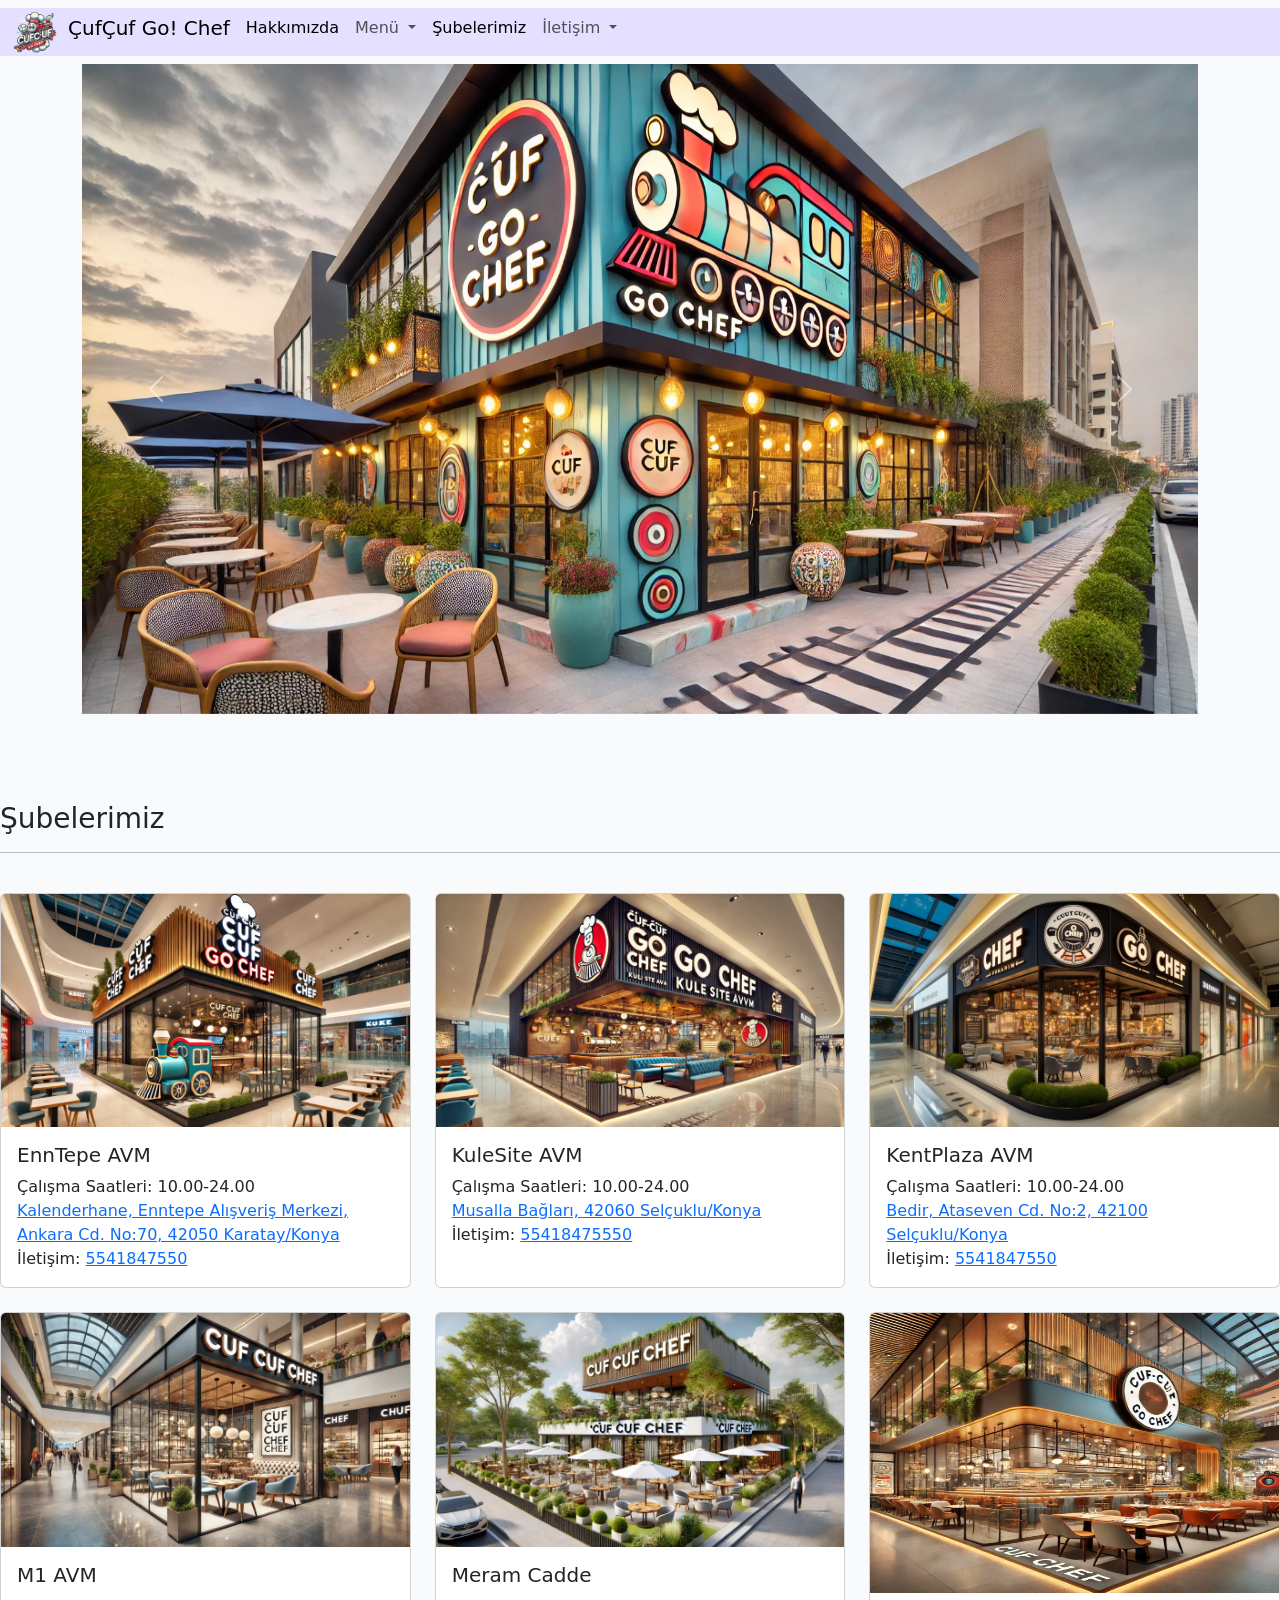
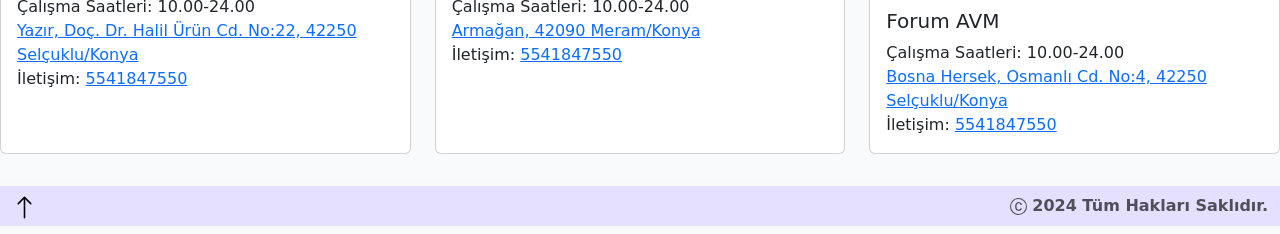
<file: index.html>
<!DOCTYPE html>
<html lang="en">
<head>
    <meta charset="UTF-8">
    <meta name="viewport" content="width=device-width, initial-scale=1.0">
    <title>Çuf Çuf Go! Chef</title>
    <link href="https://cdn.jsdelivr.net/npm/bootstrap@5.3.3/dist/css/bootstrap.min.css" rel="stylesheet" integrity="sha384-QWTKZyjpPEjISv5WaRU9OFeRpok6YctnYmDr5pNlyT2bRjXh0JMhjY6hW+ALEwIH" crossorigin="anonymous">
    <link rel="stylesheet" href="./style.css"/>

</head>
<body>




    <!-- components/navbar(yukardaki şeyler)  -->
      <nav class="navbar navbar-expand-lg bg-body-tertiary">
        <div class="container-fluid">         
          <button class="navbar-toggler" type="button" data-bs-toggle="collapse" data-bs-target="#navbarNavDropdown" aria-controls="navbarNavDropdown" aria-expanded="false" aria-label="Toggle navigation">
            <span class="navbar-toggler-icon"></span>
          </button>
          <div class="collapse navbar-collapse" id="navbarNavDropdown">
            <ul class="navbar-nav">
             
              <img src="./resimler/logo.png" weight="38" width="48">

              <li class="nav-item">
                <a class="nav-link active" aria-current="page" href="./index.html"><h5>ÇufÇuf Go! Chef</h5></a>
              </li>

              <li class="nav-item">
                <a class="nav-link active" aria-current="page" href="./1-hakkımızda.html">Hakkımızda</a>
              </li>

              <li class="nav-item dropdown">
                <a class="nav-link dropdown-toggle" href="#" role="button" data-bs-toggle="dropdown" aria-expanded="false">
             Menü 
                </a>
                <ul class="dropdown-menu">
                  <li><a class="dropdown-item" href="./2-menü-tümü.html">Tümü</a> </li>
                  <li><a class="dropdown-item" href="./3-çorba.html">Çorba</a></li>
                  <li><a class="dropdown-item" href="./4-ana yemek ve fast food.html">Ana yemek ve fast food</a></li>
                  <li><a class="dropdown-item" href="./5-salata ve meze.html">Salata ve Meze</a></li>
                  <li><a class="dropdown-item" href="./6-tatlı.html">Tatlı</a></li>
                  <li><a class="dropdown-item" href="./7-içecek.html">İçecek</a></li>
                </ul>
              </li>
              
              <li class="nav-item">
                <a class="nav-link active" aria-current="page" href="./8-şubelerimiz.html">Şubelerimiz</a>
              </li>

              <li class="nav-item dropdown">
                <a class="nav-link dropdown-toggle" href="#" role="button" data-bs-toggle="dropdown" aria-expanded="false">
                  İletişim
                </a>
                <ul class="dropdown-menu">
                  <li><a class="dropdown-item" href="tel:5541847550">Ara</a></li>
                  <li><a class="dropdown-item" href="https://wa.me/5541847550">Wp</a></li>
                  <li><a class="dropdown-item" href="https://www.instagram.com/">Instagram</a></li>  
                </ul>
              </li>
              
            </ul>
          </div>
        </div>
      </nav>




      
      <!-- components/carousel(resimler)  -->
      <div class="container" >
        <div class="row row-cols-12 row-cols-md-12 g-12">
      <div id="carouselExample" class="carousel slide">
        <div class="carousel-inner">
          <div class="carousel-item active">
            <img src="./resimler/ana sayfa 1.webp" class="d-block w-100" alt="restorant" height="650px" >
          </div>
          <div class="carousel-item">
            <img src="./resimler/ana sayfa 2.webp" class="d-block w-100" alt="restorant" height="650px">
          </div>
          <div class="carousel-item">
            <img src="./resimler/ana sayfa 3.webp" class="d-block w-100" alt="spesial burger" height="670px">
          </div>
        </div>
        <button class="carousel-control-prev" type="button" data-bs-target="#carouselExample" data-bs-slide="prev">
          <span class="carousel-control-prev-icon" aria-hidden="true"></span>
          <span class="visually-hidden">Previous</span>
        </button>
        <button class="carousel-control-next" type="button" data-bs-target="#carouselExample" data-bs-slide="next">
          <span class="carousel-control-next-icon" aria-hidden="true"></span>
          <span class="visually-hidden">Next</span>
        </button>
      </div>
    </div></div>



<br><br><br>
<p><h3>  Şubelerimiz</h3></p>
<hr  style="color: black;"> <br>


      <!-- components/card (şube bilgileri fln)-->
<div class="şubeler">
      <!--TODO  components/card -->
      <div class="row row-cols-1 row-cols-md-3 g-4">
       
        <div class="col">
          <div class="card h-100">
            <img src="./resimler/entepe mall office.webp" class="card-img-top" alt="enntepe">
            <div class="card-body">
              <h5 class="card-title">EnnTepe AVM</h5>
              <p class="card-text">
              Çalışma Saatleri: 10.00-24.00 <br><a href= https://www.google.com/maps/place//data=!4m2!3m1!1s0x14d0856a7b500b6d:0xb19f1f4bc78d166d?sa=X&ved=1t:8290&ictx=111>
                Kalenderhane, Enntepe Alışveriş Merkezi, Ankara Cd. No:70, 42050 Karatay/Konya</a> 
               <br>
                İletişim: <a href="tel:5541847550">5541847550</a>         
          </p>
            </div>
          </div>
        </div>

        <div class="col">
          <div class="card h-100">
            <img src="./resimler/kule site.webp" class="card-img-top" alt="kule">
            <div class="card-body">
              <h5 class="card-title">KuleSite AVM</h5>
              <p class="card-text">
              Çalışma Saatleri: 10.00-24.00<br><a href=https://www.google.com/maps/place//data=!4m2!3m1!1s0x14d085763e7fc745:0xa8cc75059757c591?sa=X&ved=1t:8290&ictx=111 >
                Musalla Bağları, 42060 Selçuklu/Konya</a> 
                <br>
                İletişim: <a href="tel:5541847550">55418475550</a>  
             </p>
            </div>
          </div>
        </div>

        <div class="col">
          <div class="card h-100">
            <img src="./resimler/kent plaza.webp" class="card-img-top" alt="kent">
            <div class="card-body">
              <h5 class="card-title">KentPlaza AVM</h5>
              <p class="card-text">
              Çalışma Saatleri: 10.00-24.00<br><a href=https://www.google.com/maps/place//data=!4m2!3m1!1s0x14d08f810abfab47:0xc3aed0bcd635b32c?sa=X&ved=1t:8290&ictx=111 >
                Bedir, Ataseven Cd. No:2, 42100 Selçuklu/Konya</a>
                <br>
                İletişim: <a href="tel:5541847550">5541847550</a>  
            </p>
            </div>
          </div>
        </div>
      </div>

      <br>


      <!--TODO  yukradaki tekrar-->
      <div class="row row-cols-1 row-cols-md-3 g-4">
       
        <div class="col">
          <div class="card h-100">
            <img src="./resimler/M1 avm.webp" class="card-img-top" alt=".m1">
            <div class="card-body">
              <h5 class="card-title">M1 AVM</h5>
              <p class="card-text">
              Çalışma Saatleri: 10.00-24.00<br><a href=https://www.google.com/maps/place//data=!4m2!3m1!1s0x14d08e6776c7a085:0xcb83ebaf04f26c75?sa=X&ved=1t:8290&ictx=111 >
                Yazır, Doç. Dr. Halil Ürün Cd. No:22, 42250 Selçuklu/Konya</a> 
                <br>
                İletişim: <a href="tel:5541847550">5541847550</a>  
            </p>
            </div>
          </div>
        </div>

        <div class="col">
          <div class="card h-100">
            <img src="./resimler/meram cadde avm.webp" class="card-img-top" alt="meram cadde ">
            <div class="card-body">
              <h5 class="card-title">Meram Cadde</h5>
              <p class="card-text">
              Çalışma Saatleri: 10.00-24.00<br><a href=https://www.google.com/maps/place//data=!4m2!3m1!1s0x14d085ca67c6781f:0xc5b4cd582d64bdc8?sa=X&ved=1t:8290&ictx=111&cshid=1734120781867060 >
                Armağan, 42090 Meram/Konya</a> 
                <br>
                İletişim: <a href="tel:5541847550">5541847550</a>  
            </p>
            </div>
          </div>
        </div>

        <div class="col">
          <div class="card h-100">
            <img src="./resimler/forum avm.webp" class="card-img-top" alt="forum avm" height="280px">
            <div class="card-body">
              <h5 class="card-title">Forum AVM</h5>
              <p class="card-text">
              Çalışma Saatleri: 10.00-24.00<br><a href=https://www.google.com/maps/place//data=!4m2!3m1!1s0x14d08dc9f6c176a9:0x2300f55e59e18324?sa=X&ved=1t:8290&ictx=111 >
                Bosna Hersek, Osmanlı Cd. No:4, 42250 Selçuklu/Konya</a> 
                <br>
                İletişim: <a href="tel:5541847550">5541847550</a>  
            </p>
            </div>
          </div>
        </div>

      </div>
</div>


<br>
<!--components/navbar(en aşağı kısım)-->
<nav class="navbar navbar-expand-lg bg-body-tertiary">
  <div class="container-fluid">
    <a class="navbar-brand" href="#"><svg xmlns="http://www.w3.org/2000/svg" width="25" height="25" fill="currentColor" class="bi bi-arrow-up" viewBox="0 0 16 16">
      <path fill-rule="evenodd" d="M8 15a.5.5 0 0 0 .5-.5V2.707l3.146 3.147a.5.5 0 0 0 .708-.708l-4-4a.5.5 0 0 0-.708 0l-4 4a.5.5 0 1 0 .708.708L7.5 2.707V14.5a.5.5 0 0 0 .5.5"/>
    </svg></a>





      <span class="navbar-text">
        <svg xmlns="http://www.w3.org/2000/svg" width="17" height="17" fill="currentColor" class="bi bi-c-circle" viewBox="0 0 16 16">
          <path d="M1 8a7 7 0 1 0 14 0A7 7 0 0 0 1 8m15 0A8 8 0 1 1 0 8a8 8 0 0 1 16 0M8.146 4.992c-1.212 0-1.927.92-1.927 2.502v1.06c0 1.571.703 2.462 1.927 2.462.979 0 1.641-.586 1.729-1.418h1.295v.093c-.1 1.448-1.354 2.467-3.03 2.467-2.091 0-3.269-1.336-3.269-3.603V7.482c0-2.261 1.201-3.638 3.27-3.638 1.681 0 2.935 1.054 3.029 2.572v.088H9.875c-.088-.879-.768-1.512-1.729-1.512"/>
        </svg>
        <strong>2024 Tüm Hakları Saklıdır.</strong> 
      </span>

    </div>
  </div>
</nav>
      
      <script src="https://cdn.jsdelivr.net/npm/bootstrap@5.3.3/dist/js/bootstrap.bundle.min.js" integrity="sha384-YvpcrYf0tY3lHB60NNkmXc5s9fDVZLESaAA55NDzOxhy9GkcIdslK1eN7N6jIeHz" crossorigin="anonymous"></script>
</body>
</html>
</file>
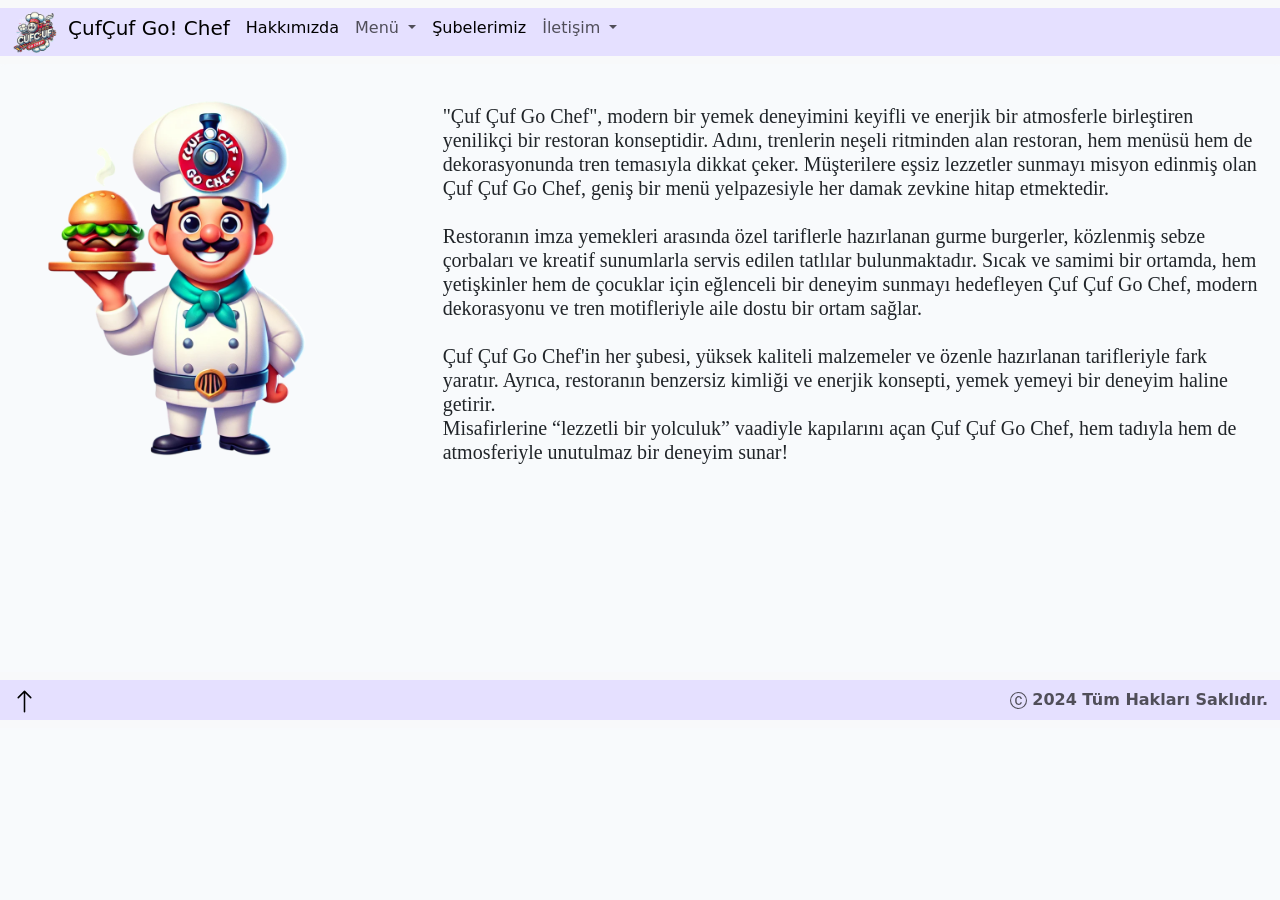
<file: 1-hakkımızda.html>
<!DOCTYPE html>
<html lang="en">
<head>
    <meta charset="UTF-8">
    <meta name="viewport" content="width=device-width, initial-scale=1.0">
    <title>Hakkımızda</title>
    <link href="https://cdn.jsdelivr.net/npm/bootstrap@5.3.3/dist/css/bootstrap.min.css" rel="stylesheet" integrity="sha384-QWTKZyjpPEjISv5WaRU9OFeRpok6YctnYmDr5pNlyT2bRjXh0JMhjY6hW+ALEwIH" crossorigin="anonymous">
    <link rel="stylesheet" href="./style.css"/>
<style>
.col-md-8 {
  font-family: roboto;
}

</style>
</head>
<body>
        <!-- components/navbar(yukardaki şeyler)  -->
        <nav class="navbar navbar-expand-lg bg-body-tertiary">
            <div class="container-fluid">         
              <button class="navbar-toggler" type="button" data-bs-toggle="collapse" data-bs-target="#navbarNavDropdown" aria-controls="navbarNavDropdown" aria-expanded="false" aria-label="Toggle navigation">
                <span class="navbar-toggler-icon"></span>
              </button>
              <div class="collapse navbar-collapse" id="navbarNavDropdown">
                <ul class="navbar-nav">

                  <img src="./resimler/logo.png" weight="38" width="48">

                  <li class="nav-item">
                    <a class="nav-link active" aria-current="page" href="./index.html"><h5>ÇufÇuf Go! Chef</h5></a>
                  </li>

                  <li class="nav-item">
                    <a class="nav-link active" aria-current="page" href="./1-hakkımızda.html">Hakkımızda</a>
                  </li>

                  <li class="nav-item dropdown">
                    <a class="nav-link dropdown-toggle" href="#" role="button" data-bs-toggle="dropdown" aria-expanded="false">
                      Menü
                    </a>
                    <ul class="dropdown-menu">
                      <li><a class="dropdown-item" href="./2-menü-tümü.html">Tümü</a> </li>
                      <li><a class="dropdown-item" href="./3-çorba.html">Çorba</a></li>
                      <li><a class="dropdown-item" href="./4-ana yemek ve fast food.html">Ana yemek ve fast food</a></li>
                      <li><a class="dropdown-item" href="./5-salata ve meze.html">Salata ve Meze</a></li>
                      <li><a class="dropdown-item" href="./6-tatlı.html">Tatlı</a></li>
                      <li><a class="dropdown-item" href="./7-içecek.html">İçecek</a></li>
                    </ul>
                  </li>
                  
                  <li class="nav-item">
                    <a class="nav-link active" aria-current="page" href="./8-şubelerimiz.html">Şubelerimiz</a>
                  </li>

                  <li class="nav-item dropdown">
                    <a class="nav-link dropdown-toggle" href="#" role="button" data-bs-toggle="dropdown" aria-expanded="false">
                      İletişim
                    </a>
                    <ul class="dropdown-menu">
                      <li><a class="dropdown-item" href="tel:5541847550">Ara</a></li>
                      <li><a class="dropdown-item" href="https://wa.me/5541847550">Wp</a></li>
                      <li><a class="dropdown-item" href="https://www.instagram.com/">Instagram</a></li>  
                    </ul>
                  </li>

                </ul>
              </div>
            </div>
          </nav>


          <!--components/card/horizontal-->
          <div class="card mb-3" style="max-width: 1500px;  border: 0px;   background-color: #F8FAFC;">
            <div class="row g-0">
              <div class="col-md-4">
                <img src="./resimler/chef.png" class="img-fluid rounded-start" alt="chef">
              </div>
              <div class="col-md-8">
                <div class="card-body">
                 <br> <h5 class="card-title">"Çuf Çuf Go Chef", modern bir yemek deneyimini keyifli ve enerjik bir atmosferle birleştiren yenilikçi bir restoran konseptidir. Adını, trenlerin neşeli ritminden alan restoran, hem menüsü hem de dekorasyonunda tren temasıyla dikkat çeker. Müşterilere eşsiz lezzetler sunmayı misyon edinmiş olan Çuf Çuf Go Chef, geniş bir menü yelpazesiyle her damak zevkine hitap etmektedir.

                  <br> <br> Restoranın imza yemekleri arasında özel tariflerle hazırlanan gurme burgerler, közlenmiş sebze çorbaları ve kreatif sunumlarla servis edilen tatlılar bulunmaktadır. Sıcak ve samimi bir ortamda, hem yetişkinler hem de çocuklar için eğlenceli bir deneyim sunmayı hedefleyen Çuf Çuf Go Chef, modern dekorasyonu ve tren motifleriyle aile dostu bir ortam sağlar.
                    
                   <br><br> Çuf Çuf Go Chef'in her şubesi, yüksek kaliteli malzemeler ve özenle hazırlanan tarifleriyle fark yaratır. Ayrıca, restoranın benzersiz kimliği ve enerjik konsepti, yemek yemeyi bir deneyim haline getirir.
                    
                    <br>Misafirlerine “lezzetli bir yolculuk” vaadiyle kapılarını açan Çuf Çuf Go Chef, hem tadıyla hem de atmosferiyle unutulmaz bir deneyim sunar!</h5> <br>
                
                </div>
              </div>
            </div>
          </div>


<br><br><br><br><br><br>
          <!--components/navbar(en aşağı kısım)-->
<nav class="navbar navbar-expand-lg bg-body-tertiary">
  <div class="container-fluid">
    <a class="navbar-brand" href="#"><svg xmlns="http://www.w3.org/2000/svg" width="25" height="25" fill="currentColor" class="bi bi-arrow-up" viewBox="0 0 16 16">
      <path fill-rule="evenodd" d="M8 15a.5.5 0 0 0 .5-.5V2.707l3.146 3.147a.5.5 0 0 0 .708-.708l-4-4a.5.5 0 0 0-.708 0l-4 4a.5.5 0 1 0 .708.708L7.5 2.707V14.5a.5.5 0 0 0 .5.5"/>
    </svg></a>




      <span class="navbar-text">
        <svg xmlns="http://www.w3.org/2000/svg" width="17" height="17" fill="currentColor" class="bi bi-c-circle" viewBox="0 0 16 16">
          <path d="M1 8a7 7 0 1 0 14 0A7 7 0 0 0 1 8m15 0A8 8 0 1 1 0 8a8 8 0 0 1 16 0M8.146 4.992c-1.212 0-1.927.92-1.927 2.502v1.06c0 1.571.703 2.462 1.927 2.462.979 0 1.641-.586 1.729-1.418h1.295v.093c-.1 1.448-1.354 2.467-3.03 2.467-2.091 0-3.269-1.336-3.269-3.603V7.482c0-2.261 1.201-3.638 3.27-3.638 1.681 0 2.935 1.054 3.029 2.572v.088H9.875c-.088-.879-.768-1.512-1.729-1.512"/>
        </svg>
        <strong>2024 Tüm Hakları Saklıdır.</strong> 
      </span>

    </div>
  </div>
</nav>

    <script src="https://cdn.jsdelivr.net/npm/bootstrap@5.3.3/dist/js/bootstrap.bundle.min.js" integrity="sha384-YvpcrYf0tY3lHB60NNkmXc5s9fDVZLESaAA55NDzOxhy9GkcIdslK1eN7N6jIeHz" crossorigin="anonymous"></script>             
</body>
</html>
</file>
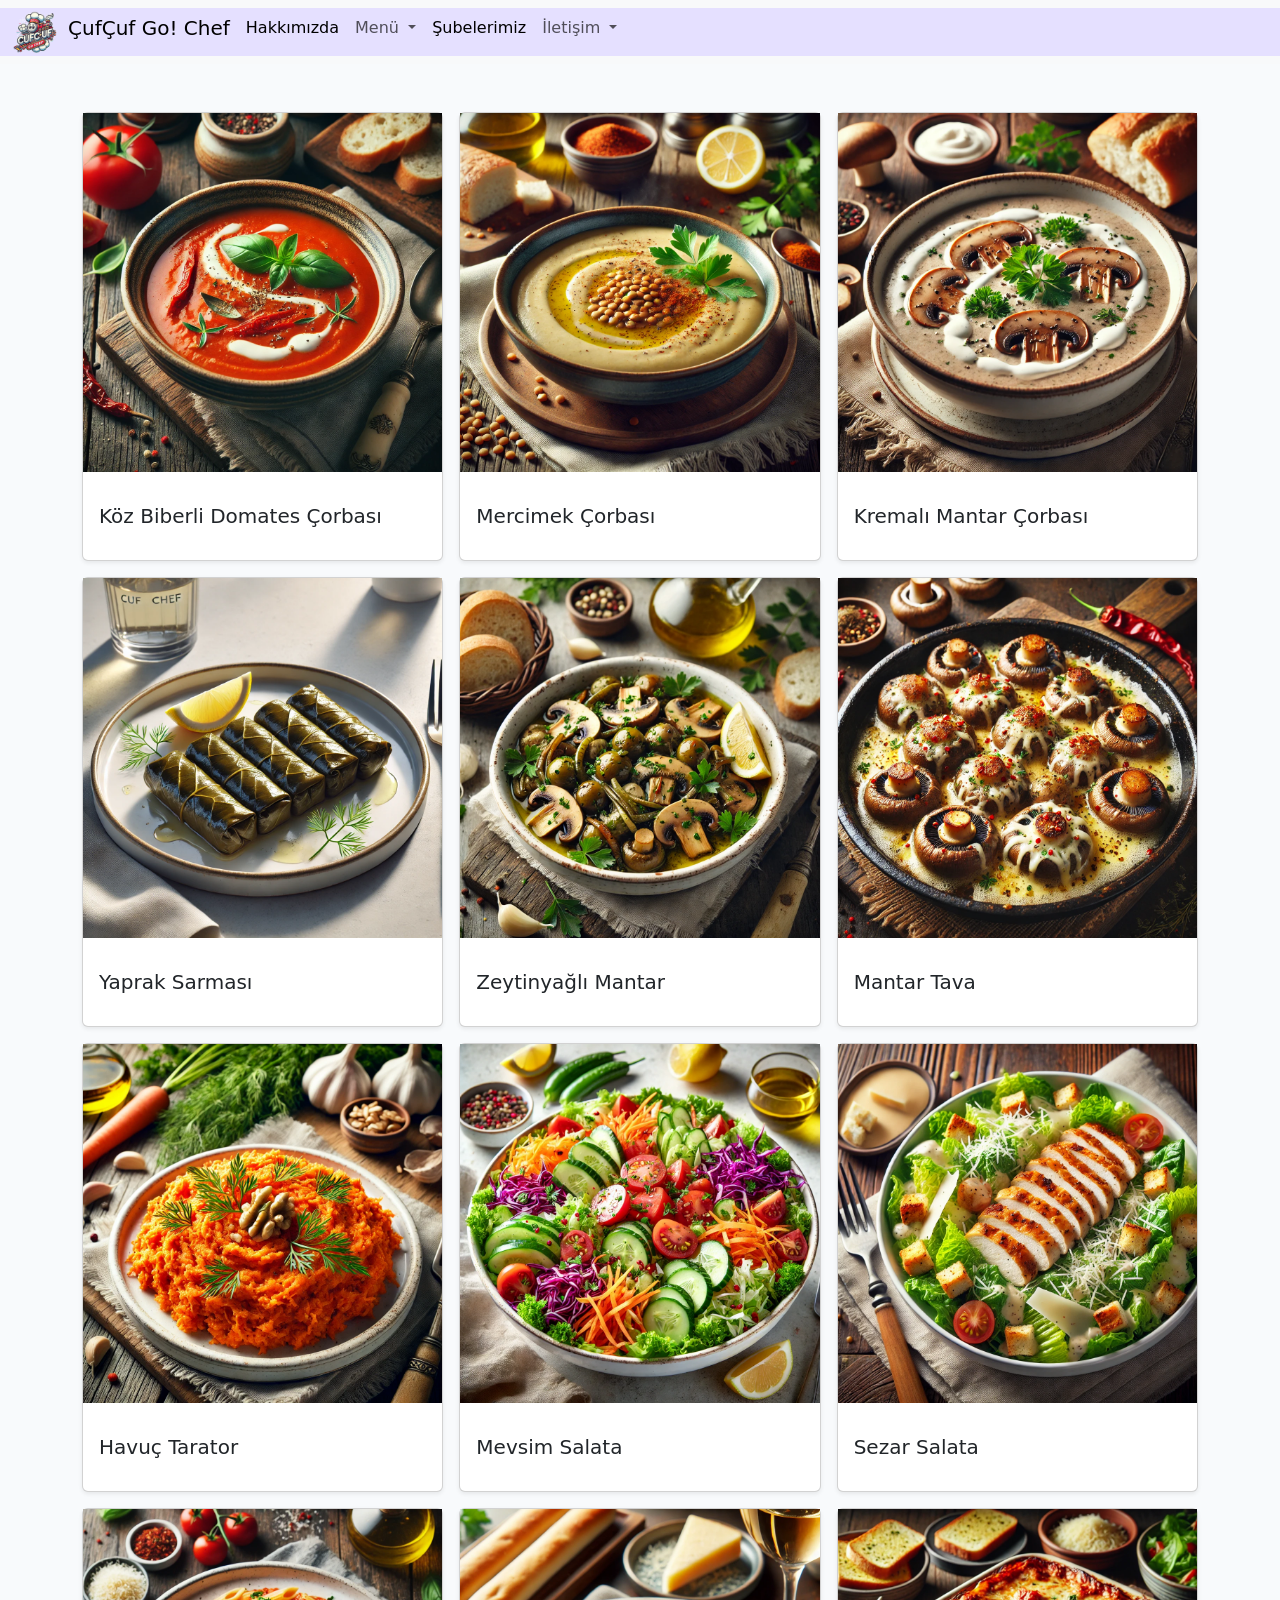
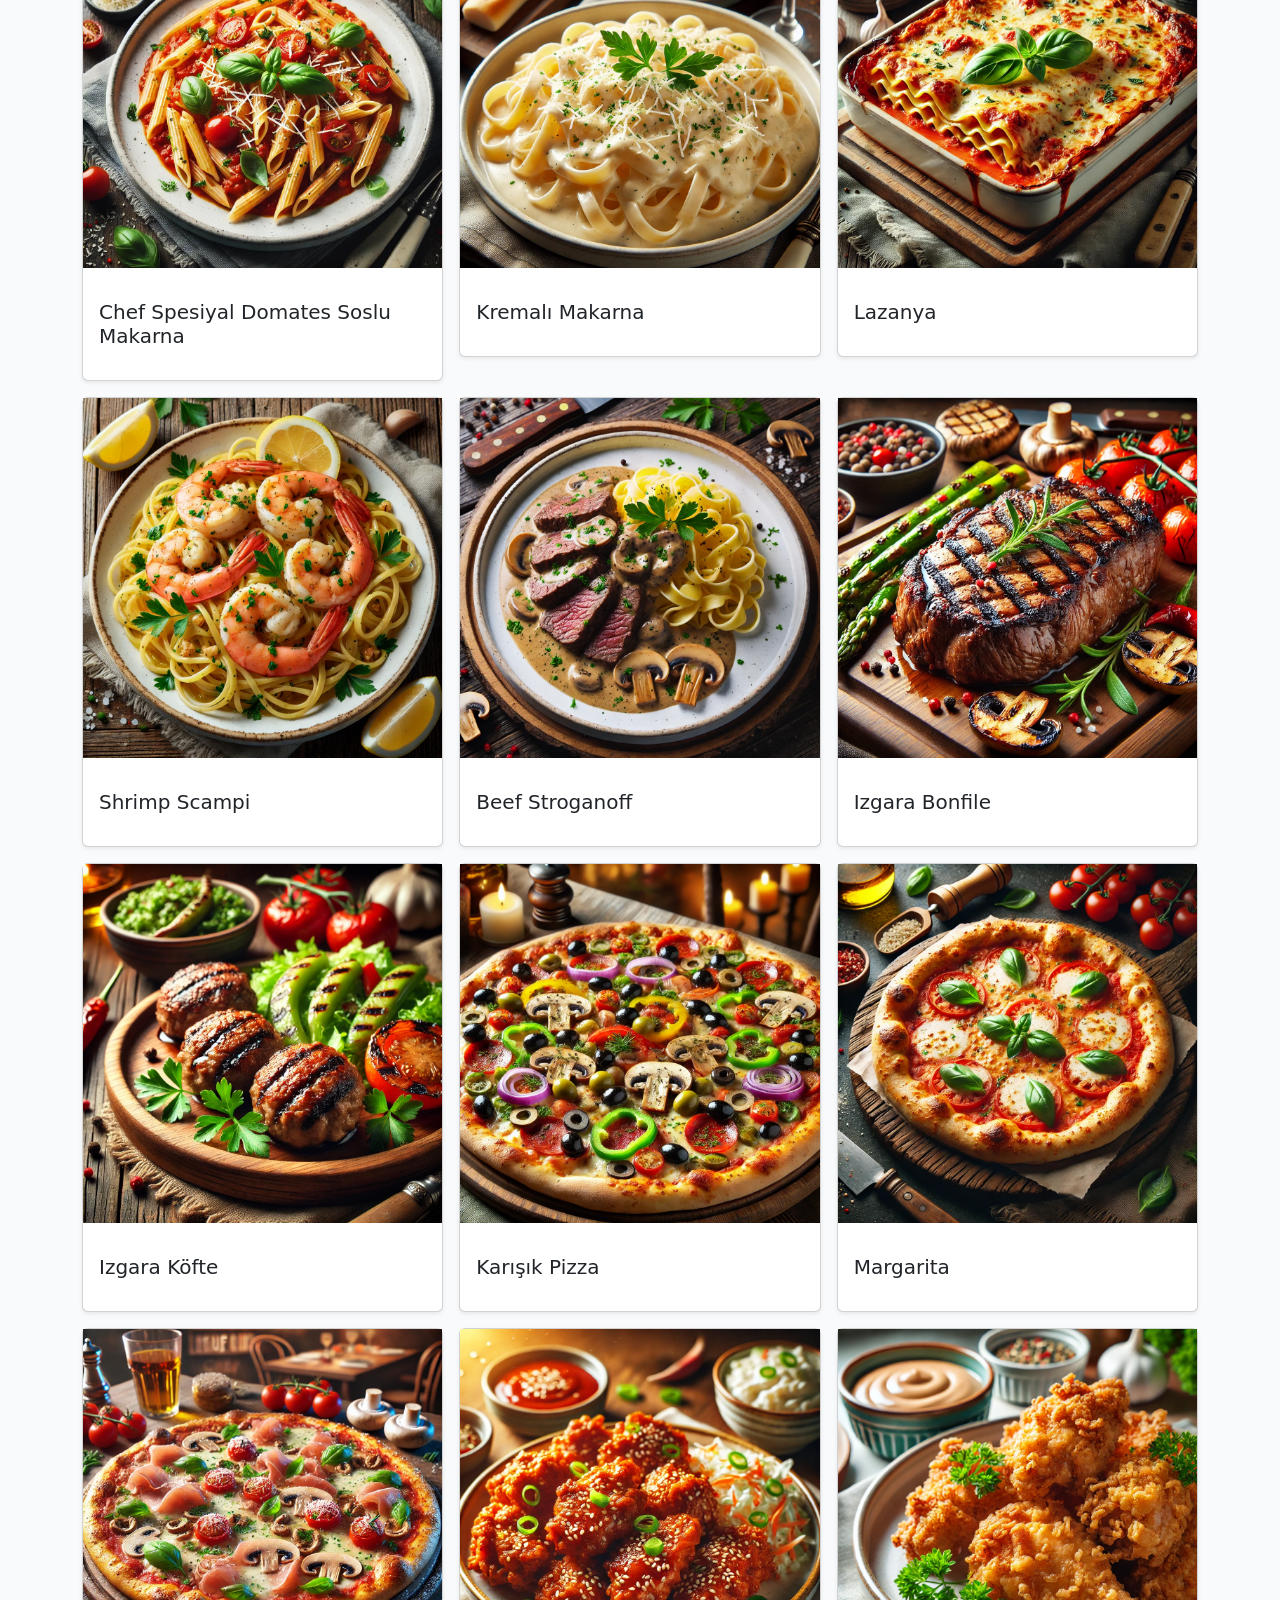
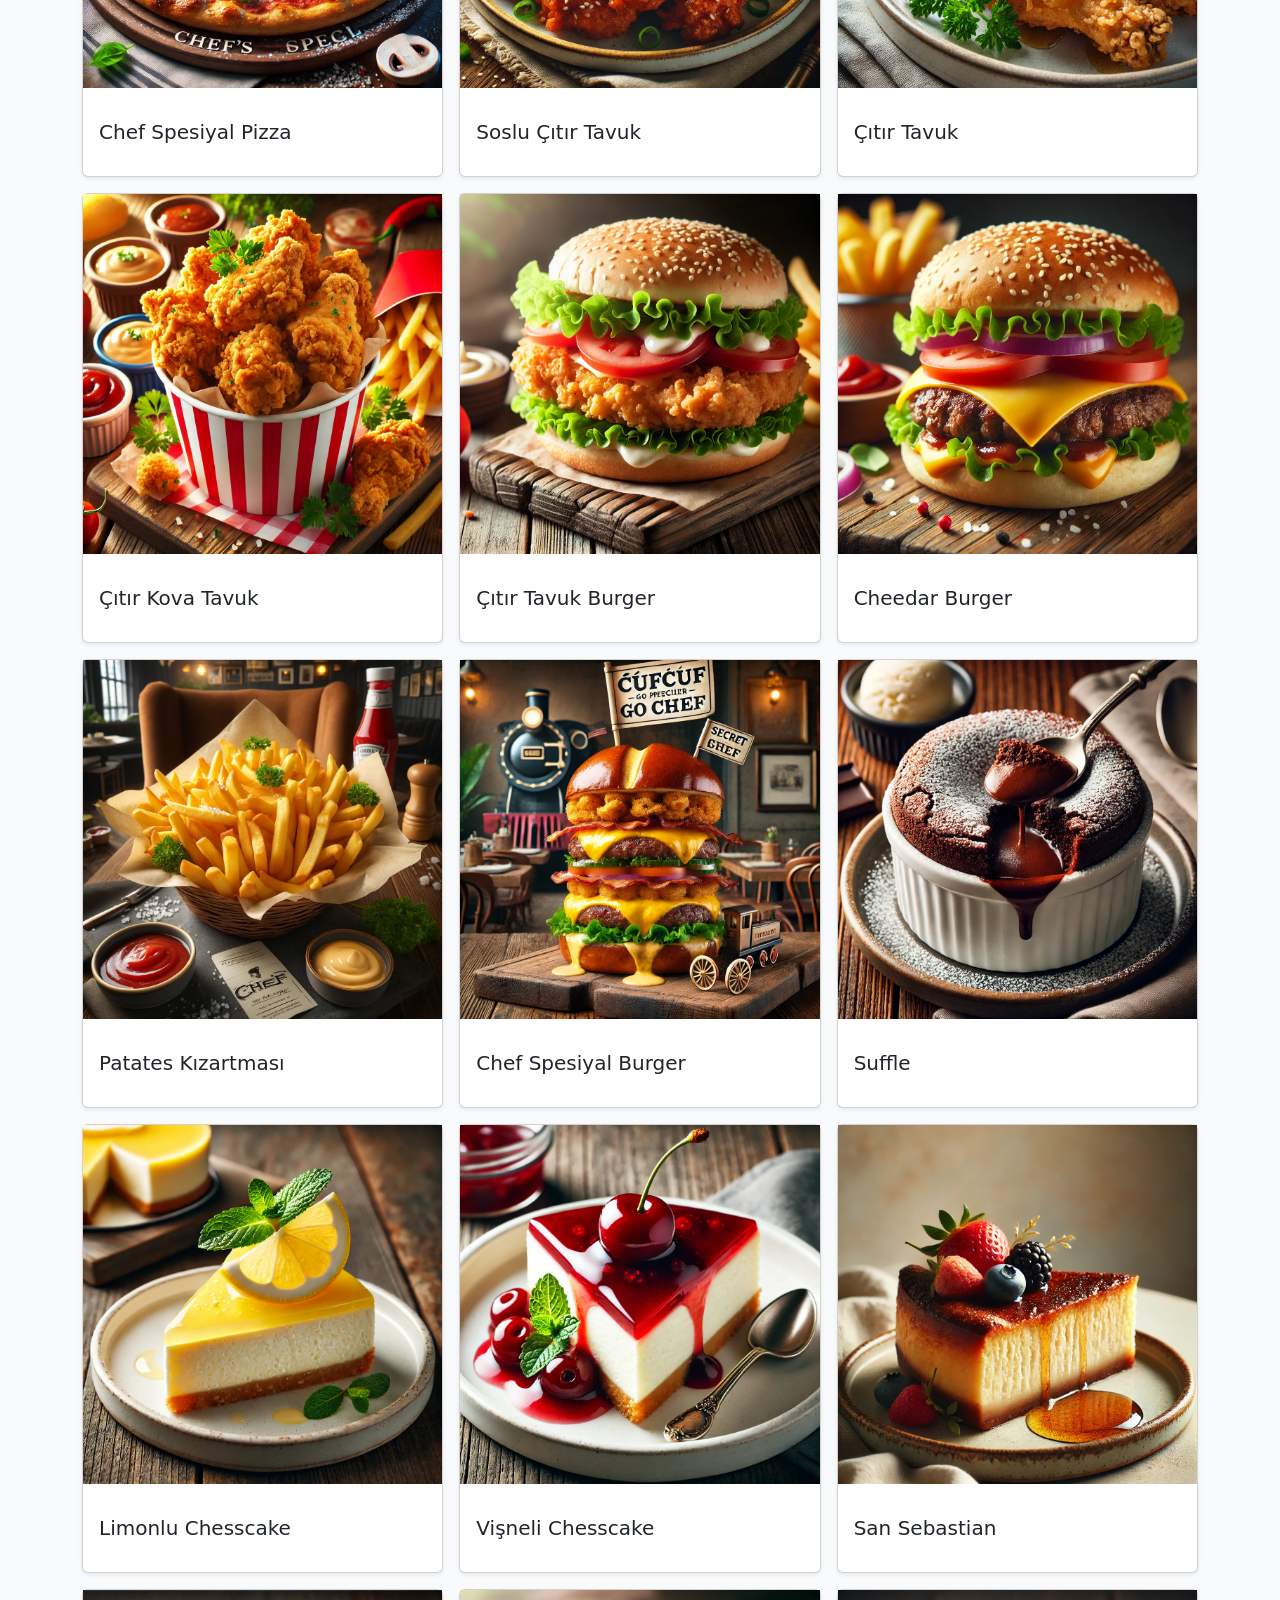
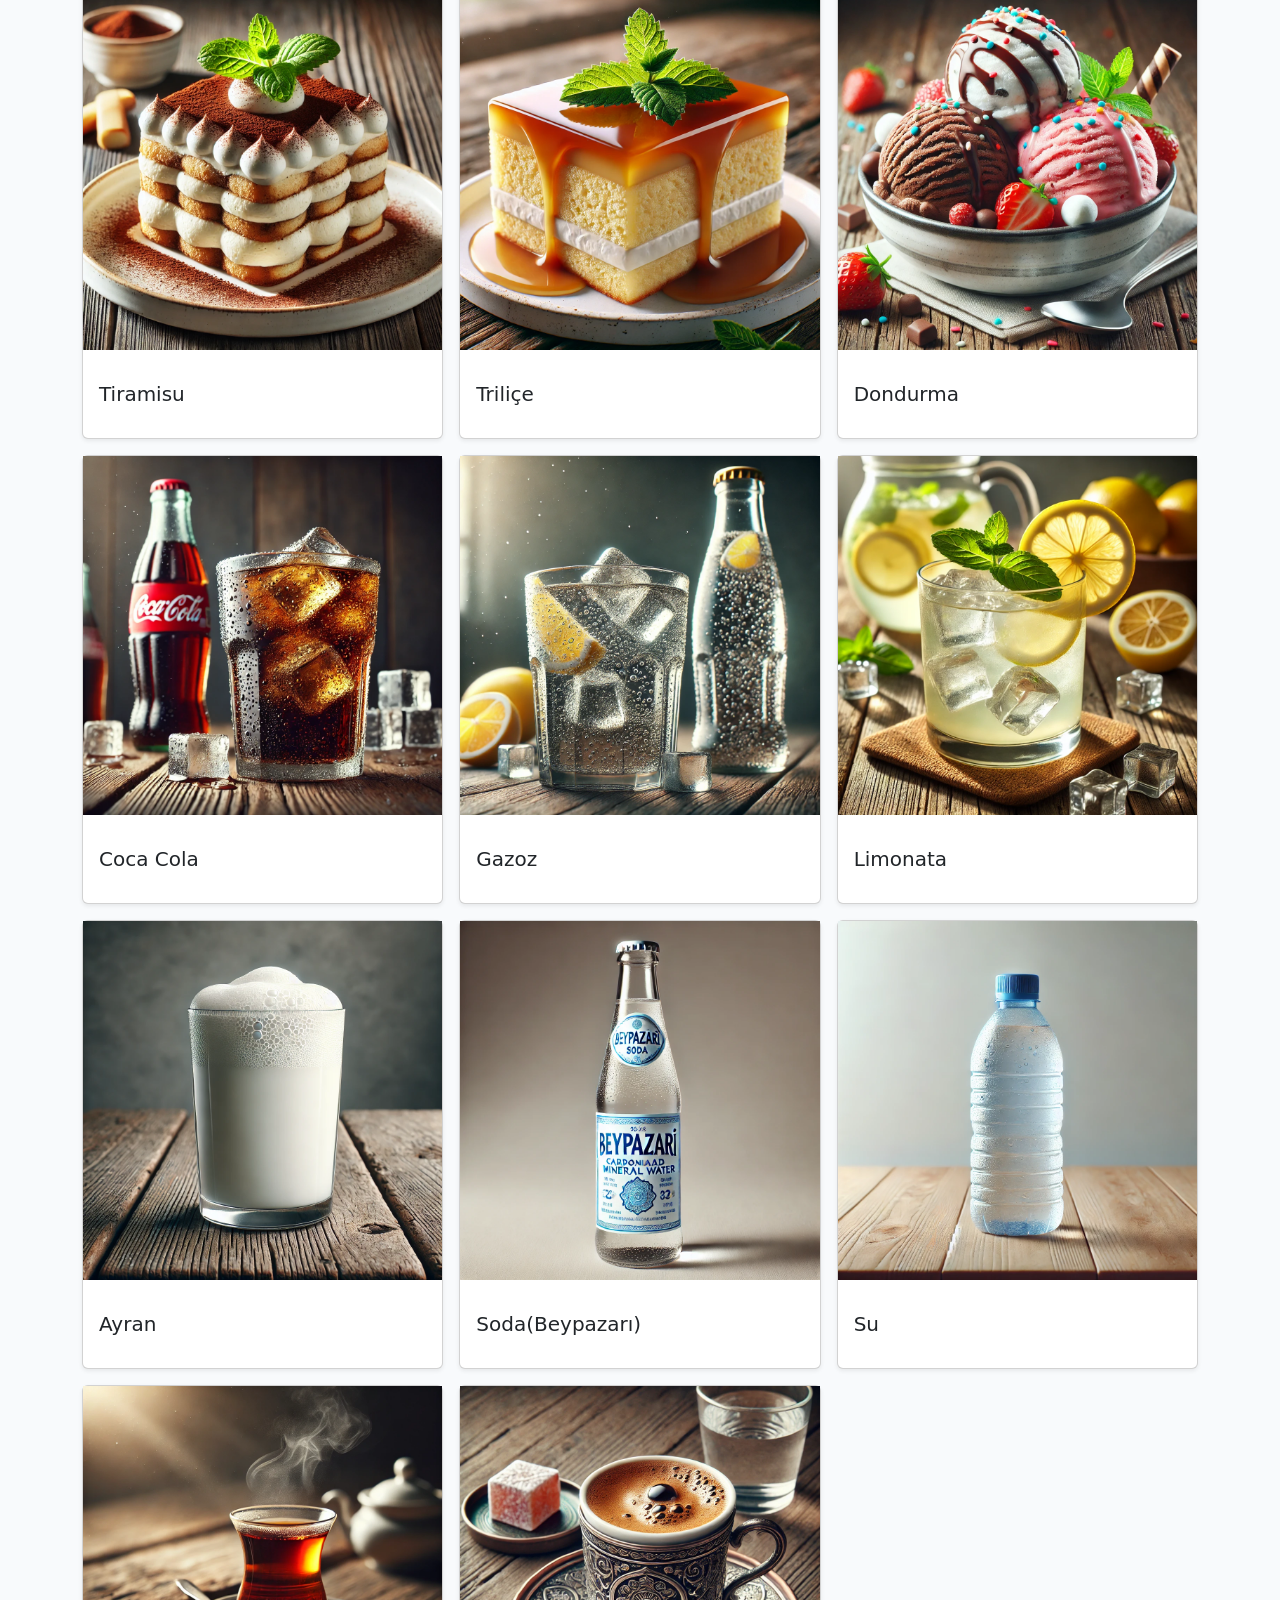
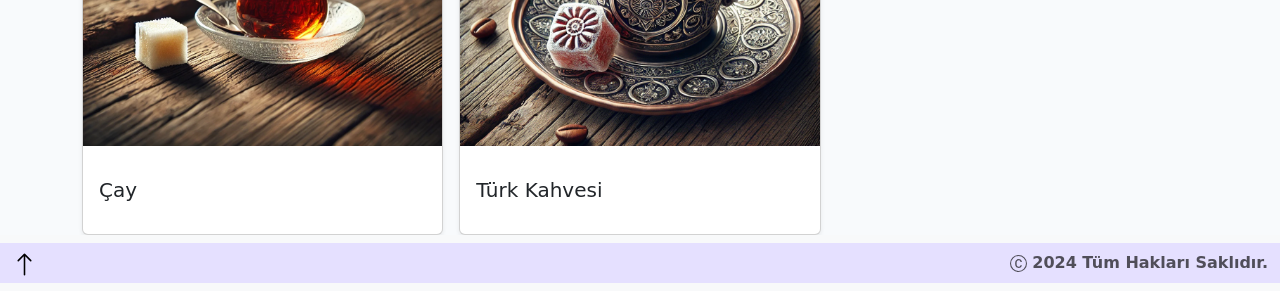
<file: 2-menü-tümü.html>
<!DOCTYPE html>
<html lang="en">
<head>
    <meta charset="UTF-8">
    <meta name="viewport" content="width=device-width, initial-scale=1.0">
    <title>Menü
      
    </title>
    <link href="https://cdn.jsdelivr.net/npm/bootstrap@5.3.3/dist/css/bootstrap.min.css" rel="stylesheet" integrity="sha384-QWTKZyjpPEjISv5WaRU9OFeRpok6YctnYmDr5pNlyT2bRjXh0JMhjY6hW+ALEwIH" crossorigin="anonymous">
    <link rel="stylesheet" href="./style.css"/>
  </head>
<body>
        <!-- components/navbar(yukardaki şeyler)  -->
        <nav class="navbar navbar-expand-lg bg-body-tertiary">
            <div class="container-fluid">         
              <button class="navbar-toggler" type="button" data-bs-toggle="collapse" data-bs-target="#navbarNavDropdown" aria-controls="navbarNavDropdown" aria-expanded="false" aria-label="Toggle navigation">
                <span class="navbar-toggler-icon"></span>
              </button>
              <div class="collapse navbar-collapse" id="navbarNavDropdown">
                <ul class="navbar-nav">

                  <img src="./resimler/logo.png" weight="38" width="48">

                  <li class="nav-item">
                    <a class="nav-link active" aria-current="page" href="./index.html"><h5>ÇufÇuf Go! Chef</h5></a>
                  </li>

                  <li class="nav-item">
                    <a class="nav-link active" aria-current="page" href="./1-hakkımızda.html">Hakkımızda</a>
                  </li>

                  <li class="nav-item dropdown">
                    <a class="nav-link dropdown-toggle" href="#" role="button" data-bs-toggle="dropdown" aria-expanded="false">
                      Menü
                    </a>
                    <ul class="dropdown-menu">
                      <li><a class="dropdown-item" href="./2-menü-tümü.html">Tümü</a> </li>
                      <li><a class="dropdown-item" href="./3-çorba.html">Çorba</a></li>
                      <li><a class="dropdown-item" href="./4-ana yemek ve fast food.html">Ana yemek ve fast food</a></li>
                      <li><a class="dropdown-item" href="./5-salata ve meze.html">Salata ve Meze</a></li>
                      <li><a class="dropdown-item" href="./6-tatlı.html">Tatlı</a></li>
                      <li><a class="dropdown-item" href="./7-içecek.html">İçecek</a></li>
                    </ul>
                  </li>
                  
                  <li class="nav-item">
                    <a class="nav-link active" aria-current="page" href="./8-şubelerimiz.html">Şubelerimiz</a>
                  </li>

                  <li class="nav-item dropdown">
                    <a class="nav-link dropdown-toggle" href="#" role="button" data-bs-toggle="dropdown" aria-expanded="false">
                      İletişim
                    </a>
                    <ul class="dropdown-menu">
                      <li><a class="dropdown-item" href="tel:5541847550">Ara</a></li>
                      <li><a class="dropdown-item" href="https://wa.me/5541847550">Wp</a></li>
                      <li><a class="dropdown-item" href="https://www.instagram.com/">Instagram</a></li>  
                    </ul>
                  </li>

                </ul>
              </div>
            </div>
          </nav>

<br><br>

         <!-- examples/custom compenents/album(yemekler)-->
         <div class="container">
          <div class="row row-cols-1 row-cols-sm-2 row-cols-md-3 g-3">

            <div class="col">
              <div class="card shadow-sm">
              <img src="./yemek resim/1-köz biberli domates ç..webp">
                <div class="card-body">
                  <p class="card-text"><h5>Köz Biberli Domates Çorbası</h5></p>
                  <div class="d-flex justify-content-between align-items-center">
                  </div>
                </div>  
              </div>
            </div>

            <div class="col">
              <div class="card shadow-sm">
                <img src="./yemek resim/2-mercimek ç..webp">
                <div class="card-body">
                  <p class="card-text"><h5>Mercimek Çorbası</h5></p>
                  <div class="d-flex justify-content-between align-items-center">
                  </div>
                </div>
              </div>
            </div>

            <div class="col">
              <div class="card shadow-sm">
                <img src="./yemek resim/3-kremalı mantar çorbası.webp">
                <div class="card-body">
                  <p class="card-text"><h5>Kremalı Mantar Çorbası</h5></p>
                  <div class="d-flex justify-content-between align-items-center">
                  </div>
                </div>
              </div>
            </div>

            <div class="col">
              <div class="card shadow-sm">
                <img src="./yemek resim/4-yaprak sarma.webp">
                <div class="card-body">
                  <p class="card-text"><h5>Yaprak Sarması</h5></p>
                  <div class="d-flex justify-content-between align-items-center">
                  </div>
                </div>
              </div>
            </div>

            <div class="col">
              <div class="card shadow-sm">
                <img src="./yemek resim/5-mantar meze.webp">
                <div class="card-body">
                  <p class="card-text"><h5>Zeytinyağlı Mantar</h5></p>
                  <div class="d-flex justify-content-between align-items-center">
                  </div>
                </div>
              </div>
            </div>

            <div class="col">
              <div class="card shadow-sm">
                <img src="./yemek resim/6-mantar tava.webp">
                <div class="card-body">
                  <p class="card-text"><h5>Mantar Tava</h5></p>
                  <div class="d-flex justify-content-between align-items-center">
                  </div>
                </div>
              </div>
            </div>

            <div class="col">
              <div class="card shadow-sm">
                <img src="./yemek resim/7-havuç tarator.webp">
                <div class="card-body">
                  <p class="card-text"><h5>Havuç Tarator</h5></p>
                  <div class="d-flex justify-content-between align-items-center">
                  </div>
                </div>
              </div>
            </div>

            <div class="col">
              <div class="card shadow-sm">
                <img src="./yemek resim/8-mevsim salata.webp">
                <div class="card-body">
                  <p class="card-text"><h5>Mevsim Salata</h5></p>
                  <div class="d-flex justify-content-between align-items-center">
                  </div>
                </div>
              </div>
            </div>

            <div class="col">
              <div class="card shadow-sm">
                <img src="./yemek resim/9-sezar salata.webp">
                <div class="card-body">
                  <p class="card-text"><h5>Sezar Salata</h5></p>
                  <div class="d-flex justify-content-between align-items-center">
                  </div>
                </div>
              </div>
            </div>

            <div class="col">
              <div class="card shadow-sm">
                <img src="./yemek resim/10-domates soslu makarna.webp">
                <div class="card-body">
                  <p class="card-text"><h5>Chef Spesiyal Domates Soslu Makarna</h5></p>
                  <div class="d-flex justify-content-between align-items-center">
                  </div>
                </div>
              </div>
            </div>

            <div class="col">
              <div class="card shadow-sm">
                <img src="./yemek resim/11-kremalı makarna.webp">
                <div class="card-body">
                  <p class="card-text"><h5>Kremalı Makarna</h5></p>
                  <div class="d-flex justify-content-between align-items-center">
                  </div>
                </div>
              </div>
            </div>

            <div class="col">
              <div class="card shadow-sm">
                <img src="./yemek resim/12-lazanya.webp">
                <div class="card-body">
                  <p class="card-text"><h5>Lazanya</h5></p>
                  <div class="d-flex justify-content-between align-items-center">
                  </div>
                </div>
              </div>
            </div>

            <div class="col">
              <div class="card shadow-sm">
                <img src="./yemek resim/13-Shrimp Scampi.webp">
                <div class="card-body">
                  <p class="card-text"><h5>Shrimp Scampi</h5></p>
                  <div class="d-flex justify-content-between align-items-center">
                  </div>
                </div>
              </div>
            </div>

            <div class="col">
              <div class="card shadow-sm">
                <img src="./yemek resim/14-Beef Stroganoff.webp">
                <div class="card-body">
                  <p class="card-text"><h5>Beef Stroganoff</h5></p>
                  <div class="d-flex justify-content-between align-items-center">
                  </div>
                </div>
              </div>
            </div>

            <div class="col">
              <div class="card shadow-sm">
                <img src="./yemek resim/15-ızgara bonfile.webp">
                <div class="card-body">
                  <p class="card-text"><h5>Izgara Bonfile</h5></p>
                  <div class="d-flex justify-content-between align-items-center">
                  </div>
                </div>
              </div>
            </div>

            <div class="col">
              <div class="card shadow-sm">
                <img src="./yemek resim/16-ızgara köfte.webp">
                <div class="card-body">
                  <p class="card-text"><h5>Izgara Köfte</h5></p>
                  <div class="d-flex justify-content-between align-items-center">
                  </div>
                </div>
              </div>
            </div>

            <div class="col">
              <div class="card shadow-sm">
                <img src="./yemek resim/17-klasik pizza.webp">
                <div class="card-body">
                  <p class="card-text"><h5>Karışık Pizza</h5></p>
                  <div class="d-flex justify-content-between align-items-center">
                  </div>
                </div>
              </div>
            </div>

            <div class="col">
              <div class="card shadow-sm">
                <img src="./yemek resim/18-margarıta.webp">
                <div class="card-body">
                  <p class="card-text"><h5>Margarita</h5></p>
                  <div class="d-flex justify-content-between align-items-center">
                  </div>
                </div>
              </div>
            </div>

            <div class="col">
              <div class="card shadow-sm">
                <img src="./yemek resim/19-chef spesial pizza.webp">
                <div class="card-body">
                  <p class="card-text"><h5>Chef Spesiyal Pizza</h5></p>
                  <div class="d-flex justify-content-between align-items-center">
                  </div>
                </div>
              </div>
            </div>

            <div class="col">
              <div class="card shadow-sm">
                <img src="./yemek resim/20-çıtır soslu tavuk.webp">
                <div class="card-body">
                  <p class="card-text"><h5>Soslu Çıtır Tavuk</h5></p>
                  <div class="d-flex justify-content-between align-items-center">
                  </div>
                </div>
              </div>
            </div>

            <div class="col">
              <div class="card shadow-sm">
                <img src="./yemek resim/21-çıtır tavuk but.webp">
                <div class="card-body">
                  <p class="card-text"><h5>Çıtır Tavuk</h5></p>
                  <div class="d-flex justify-content-between align-items-center">
                  </div>
                </div>
              </div>
            </div>

            <div class="col">
              <div class="card shadow-sm">
                <img src="./yemek resim/22-çıtır kova tavuk.webp">
                <div class="card-body">
                  <p class="card-text"><h5>Çıtır Kova Tavuk</h5></p>
                  <div class="d-flex justify-content-between align-items-center">
                  </div>
                </div>
              </div>
            </div>

            <div class="col">
              <div class="card shadow-sm">
                <img src="./yemek resim/23-çıtır tavuk burger.webp">
                <div class="card-body">
                  <p class="card-text"><h5>Çıtır Tavuk Burger</h5></p>
                  <div class="d-flex justify-content-between align-items-center">
                  </div>
                </div>
              </div>
            </div>

            <div class="col">
              <div class="card shadow-sm">
                <img src="./yemek resim/24-burger.webp">
                <div class="card-body">
                  <p class="card-text"><h5>Cheedar Burger</h5></p>
                  <div class="d-flex justify-content-between align-items-center">
                  </div>
                </div>
              </div>
            </div>

            <div class="col">
              <div class="card shadow-sm">
                <img src="./yemek resim/25-pattis.webp">
                <div class="card-body">
                  <p class="card-text"><h5>Patates Kızartması</h5></p>
                  <div class="d-flex justify-content-between align-items-center">
                  </div>
                </div>
              </div>
            </div>

            <div class="col">
              <div class="card shadow-sm">
                <img src="./yemek resim/26-spesial burger.webp">
                <div class="card-body">
                  <p class="card-text"><h5>Chef Spesiyal Burger</h5></p>
                  <div class="d-flex justify-content-between align-items-center">
                  </div>
                </div>
              </div>
            </div>

            <div class="col">
              <div class="card shadow-sm">
                <img src="./yemek resim/27-suffle.webp">
                <div class="card-body">
                  <p class="card-text"><h5>Suffle</h5></p>
                  <div class="d-flex justify-content-between align-items-center">
                  </div>
                </div>
              </div>
            </div>

            <div class="col">
              <div class="card shadow-sm">
                <img src="./yemek resim/28-limonlu chesscake.webp">
                <div class="card-body">
                  <p class="card-text"><h5>Limonlu Chesscake</h5></p>
                  <div class="d-flex justify-content-between align-items-center">
                  </div>
                </div>
              </div>
            </div>

            <div class="col">
              <div class="card shadow-sm">
                <img src="./yemek resim/29-vişneli chesscake.webp">
                <div class="card-body">
                  <p class="card-text"><h5>Vişneli Chesscake</h5></p>
                  <div class="d-flex justify-content-between align-items-center">
                  </div>
                </div>
              </div>
            </div>

            <div class="col">
              <div class="card shadow-sm">
                <img src="./yemek resim/30-san sebastian.webp">
                <div class="card-body">
                  <p class="card-text"><h5>San Sebastian</h5></p>
                  <div class="d-flex justify-content-between align-items-center">
                  </div>
                </div>
              </div>
            </div>

            <div class="col">
              <div class="card shadow-sm">
                <img src="./yemek resim/31-tiramisu.webp">
                <div class="card-body">
                  <p class="card-text"><h5>Tiramisu</h5></p>
                  <div class="d-flex justify-content-between align-items-center">
                  </div>
                </div>
              </div>
            </div>

            <div class="col">
              <div class="card shadow-sm">
                <img src="./yemek resim/32-triliçe.webp">
                <div class="card-body">
                  <p class="card-text"><h5>Triliçe</h5></p>
                  <div class="d-flex justify-content-between align-items-center">
                  </div>
                </div>
              </div>
            </div>

            <div class="col">
              <div class="card shadow-sm">
                <img src="./yemek resim/33-dondurma.webp">
                <div class="card-body">
                  <p class="card-text"><h5>Dondurma</h5></p>
                  <div class="d-flex justify-content-between align-items-center">
                  </div>
                </div>
              </div>
            </div>

            <div class="col">
              <div class="card shadow-sm">
                <img src="./yemek resim/34-cola.webp">
                <div class="card-body">
                  <p class="card-text"><h5>Coca Cola</h5></p>
                  <div class="d-flex justify-content-between align-items-center">
                  </div>
                </div>
              </div>
            </div>

            <div class="col">
              <div class="card shadow-sm">
                <img src="./yemek resim/35-gazoz.webp">
                <div class="card-body">
                  <p class="card-text"><h5>Gazoz</h5></p>
                  <div class="d-flex justify-content-between align-items-center">
                  </div>
                </div>
              </div>
            </div>

            <div class="col">
              <div class="card shadow-sm">
                <img src="./yemek resim/36-limonota.webp">
                <div class="card-body">
                  <p class="card-text"><h5>Limonata</h5></p>
                  <div class="d-flex justify-content-between align-items-center">
                  </div>
                </div>
              </div>
            </div>

            <div class="col">
              <div class="card shadow-sm">
                <img src="./yemek resim/37-ayran.webp">
                <div class="card-body">
                  <p class="card-text"><h5>Ayran</h5></p>
                  <div class="d-flex justify-content-between align-items-center">
                  </div>
                </div>
              </div>
            </div>

            <div class="col">
              <div class="card shadow-sm">
                <img src="./yemek resim/38-soda.webp">
                <div class="card-body">
                  <p class="card-text"><h5>Soda(Beypazarı)</h5></p>
                  <div class="d-flex justify-content-between align-items-center">
                  </div>
                </div>
              </div>
            </div>

            <div class="col">
              <div class="card shadow-sm">
                <img src="./yemek resim/39-su.webp">
                <div class="card-body">
                  <p class="card-text"><h5>Su</h5></p>
                  <div class="d-flex justify-content-between align-items-center">
                  </div>
                </div>
              </div>
            </div>

            <div class="col">
              <div class="card shadow-sm">
                <img src="./yemek resim/40-çay.webp">
                <div class="card-body">
                  <p class="card-text"><h5>Çay</h5></p>
                  <div class="d-flex justify-content-between align-items-center">
                  </div>
                </div>
              </div>
            </div>

            <div class="col">
              <div class="card shadow-sm">
                <img src="./yemek resim/41-türk kahvesi.webp">
                <div class="card-body">
                  <p class="card-text"><h5>Türk Kahvesi</h5></p>
                  <div class="d-flex justify-content-between align-items-center">
                  </div>
                </div>
              </div>
            </div>

          </div>
        </div> 


<!--components/navbar(en aşağı kısım)-->
<nav class="navbar navbar-expand-lg bg-body-tertiary">
  <div class="container-fluid">
    <a class="navbar-brand" href="#"><svg xmlns="http://www.w3.org/2000/svg" width="25" height="25" fill="currentColor" class="bi bi-arrow-up" viewBox="0 0 16 16">
      <path fill-rule="evenodd" d="M8 15a.5.5 0 0 0 .5-.5V2.707l3.146 3.147a.5.5 0 0 0 .708-.708l-4-4a.5.5 0 0 0-.708 0l-4 4a.5.5 0 1 0 .708.708L7.5 2.707V14.5a.5.5 0 0 0 .5.5"/>
    </svg></a>



  
    

      <span class="navbar-text">
        <svg xmlns="http://www.w3.org/2000/svg" width="17" height="17" fill="currentColor" class="bi bi-c-circle" viewBox="0 0 16 16">
          <path d="M1 8a7 7 0 1 0 14 0A7 7 0 0 0 1 8m15 0A8 8 0 1 1 0 8a8 8 0 0 1 16 0M8.146 4.992c-1.212 0-1.927.92-1.927 2.502v1.06c0 1.571.703 2.462 1.927 2.462.979 0 1.641-.586 1.729-1.418h1.295v.093c-.1 1.448-1.354 2.467-3.03 2.467-2.091 0-3.269-1.336-3.269-3.603V7.482c0-2.261 1.201-3.638 3.27-3.638 1.681 0 2.935 1.054 3.029 2.572v.088H9.875c-.088-.879-.768-1.512-1.729-1.512"/>
        </svg>
        <strong>2024 Tüm Hakları Saklıdır.</strong> 
      </span>

    </div>
  </div>
</nav>

        <!--java-->
    <script src="https://cdn.jsdelivr.net/npm/bootstrap@5.3.3/dist/js/bootstrap.bundle.min.js" integrity="sha384-YvpcrYf0tY3lHB60NNkmXc5s9fDVZLESaAA55NDzOxhy9GkcIdslK1eN7N6jIeHz" crossorigin="anonymous"></script>
</body>
</html>
</file>
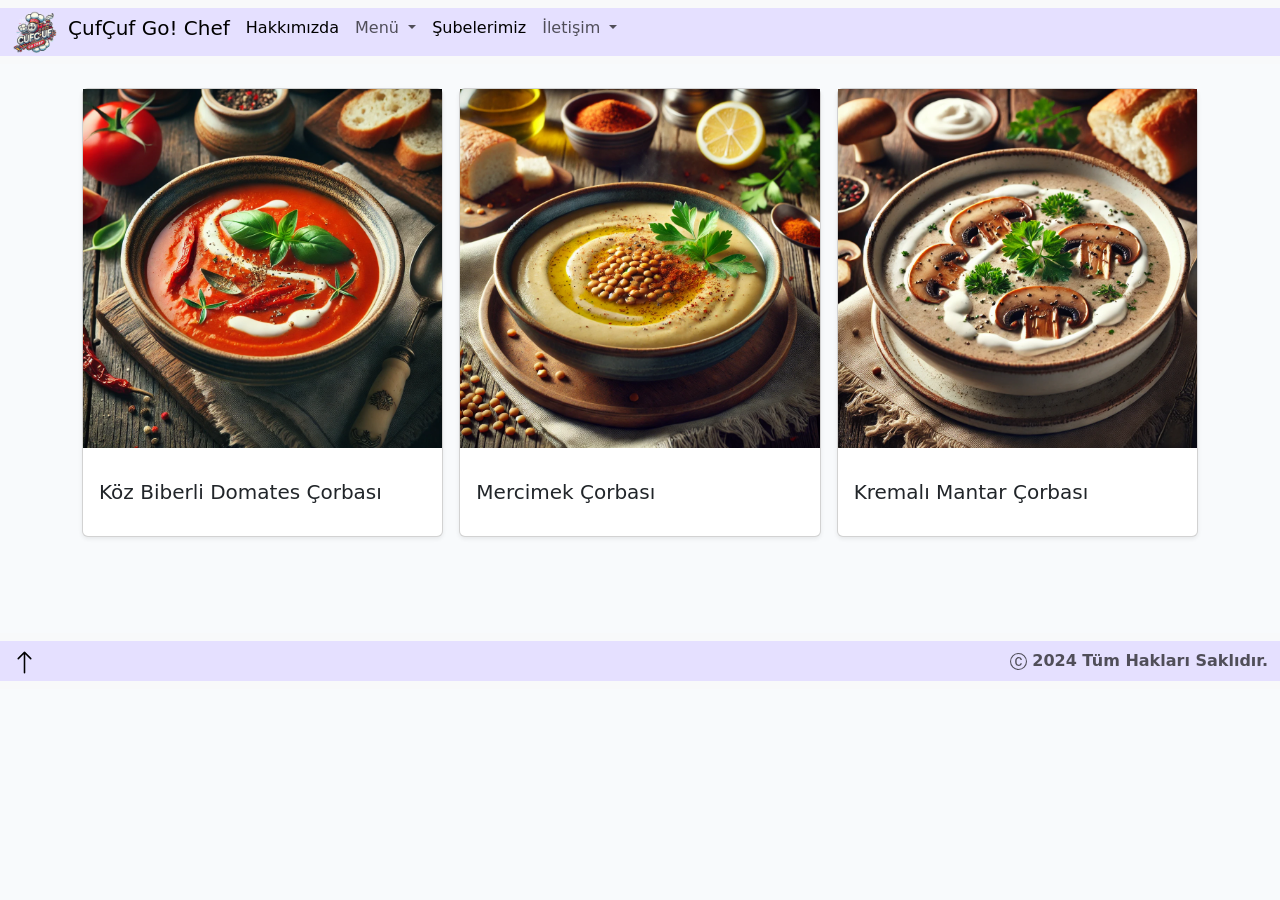
<file: 3-çorba.html>
<!DOCTYPE html>
<html lang="en">
<head>
    <meta charset="UTF-8">
    <meta name="viewport" content="width=device-width, initial-scale=1.0">
    <title>Çorba</title>
    <link href="https://cdn.jsdelivr.net/npm/bootstrap@5.3.3/dist/css/bootstrap.min.css" rel="stylesheet" integrity="sha384-QWTKZyjpPEjISv5WaRU9OFeRpok6YctnYmDr5pNlyT2bRjXh0JMhjY6hW+ALEwIH" crossorigin="anonymous">
    <link rel="stylesheet" href="./style.css"/>
  </head>
<body>
        <!-- components/navbar(yukardaki şeyler)  -->
        <nav class="navbar navbar-expand-lg bg-body-tertiary">
            <div class="container-fluid">         
              <button class="navbar-toggler" type="button" data-bs-toggle="collapse" data-bs-target="#navbarNavDropdown" aria-controls="navbarNavDropdown" aria-expanded="false" aria-label="Toggle navigation">
                <span class="navbar-toggler-icon"></span>
              </button>
              <div class="collapse navbar-collapse" id="navbarNavDropdown">
                <ul class="navbar-nav">

                  <img src="./resimler/logo.png" weight="38" width="48">

                  <li class="nav-item">
                    <a class="nav-link active" aria-current="page" href="./index.html"><h5>ÇufÇuf Go! Chef</h5></a>
                  </li>
                  
                  <li class="nav-item">
                    <a class="nav-link active" aria-current="page" href="./1-hakkımızda.html">Hakkımızda</a>
                  </li>

                  <li class="nav-item dropdown">
                    <a class="nav-link dropdown-toggle" href="#" role="button" data-bs-toggle="dropdown" aria-expanded="false">
                      Menü
                    </a>
                    <ul class="dropdown-menu">
                      <li><a class="dropdown-item" href="./2-menü-tümü.html">Tümü</a> </li>
                      <li><a class="dropdown-item" href="./3-çorba.html">Çorba</a></li>
                      <li><a class="dropdown-item" href="./4-ana yemek ve fast food.html">Ana yemek ve fast food</a></li>
                      <li><a class="dropdown-item" href="./5-salata ve meze.html">Salata ve Meze</a></li>
                      <li><a class="dropdown-item" href="./6-tatlı.html">Tatlı</a></li>
                      <li><a class="dropdown-item" href="./7-içecek.html">İçecek</a></li>
                    </ul>
                  </li>
                  
                  <li class="nav-item">
                    <a class="nav-link active" aria-current="page" href="./8-şubelerimiz.html">Şubelerimiz</a>
                  </li>

                  <li class="nav-item dropdown">
                    <a class="nav-link dropdown-toggle" href="#" role="button" data-bs-toggle="dropdown" aria-expanded="false">
                      İletişim
                    </a>
                    <ul class="dropdown-menu">
                      <li><a class="dropdown-item" href="tel:5541847550">Ara</a></li>
                      <li><a class="dropdown-item" href="https://wa.me/5541847550">Wp</a></li>
                      <li><a class="dropdown-item" href="https://www.instagram.com/">Instagram</a></li>  
                    </ul>
                  </li>

                </ul>
              </div>
            </div>
          </nav>
         
<br>      

                   <!-- examples/custom compenents/album(çorba)-->
         <div class="container">
          <div class="row row-cols-1 row-cols-sm-2 row-cols-md-3 g-3">
            
            <div class="col">
              <div class="card shadow-sm">
              <img src="./yemek resim/1-köz biberli domates ç..webp">
                <div class="card-body">
                  <p class="card-text"><h5>Köz Biberli Domates Çorbası</h5></p>
                  <div class="d-flex justify-content-between align-items-center">
                  </div>
                </div>  
              </div>
            </div>

            <div class="col">
              <div class="card shadow-sm">
                <img src="./yemek resim/2-mercimek ç..webp">
                <div class="card-body">
                  <p class="card-text"><h5>Mercimek Çorbası</h5></p>
                  <div class="d-flex justify-content-between align-items-center">
                  </div>
                </div>
              </div>
            </div>

            <div class="col">
              <div class="card shadow-sm">
                <img src="./yemek resim/3-kremalı mantar çorbası.webp">
                <div class="card-body">
                  <p class="card-text"><h5>Kremalı Mantar Çorbası</h5></p>
                  <div class="d-flex justify-content-between align-items-center">
                  </div>
                </div>
              </div>
            </div>


          </div>
        </div> 
          
<br><br><br><br>
<!--components/navbar(en aşağı kısım)-->
<nav class="navbar navbar-expand-lg bg-body-tertiary">
  <div class="container-fluid">
    <a class="navbar-brand" href="#"><svg xmlns="http://www.w3.org/2000/svg" width="25" height="25" fill="currentColor" class="bi bi-arrow-up" viewBox="0 0 16 16">
      <path fill-rule="evenodd" d="M8 15a.5.5 0 0 0 .5-.5V2.707l3.146 3.147a.5.5 0 0 0 .708-.708l-4-4a.5.5 0 0 0-.708 0l-4 4a.5.5 0 1 0 .708.708L7.5 2.707V14.5a.5.5 0 0 0 .5.5"/>
    </svg></a>


      <span class="navbar-text">
        <svg xmlns="http://www.w3.org/2000/svg" width="17" height="17" fill="currentColor" class="bi bi-c-circle" viewBox="0 0 16 16">
          <path d="M1 8a7 7 0 1 0 14 0A7 7 0 0 0 1 8m15 0A8 8 0 1 1 0 8a8 8 0 0 1 16 0M8.146 4.992c-1.212 0-1.927.92-1.927 2.502v1.06c0 1.571.703 2.462 1.927 2.462.979 0 1.641-.586 1.729-1.418h1.295v.093c-.1 1.448-1.354 2.467-3.03 2.467-2.091 0-3.269-1.336-3.269-3.603V7.482c0-2.261 1.201-3.638 3.27-3.638 1.681 0 2.935 1.054 3.029 2.572v.088H9.875c-.088-.879-.768-1.512-1.729-1.512"/>
        </svg>
        <strong>2024 Tüm Hakları Saklıdır.</strong> 
      </span>

    </div>
  </div>
</nav>

          <script src="https://cdn.jsdelivr.net/npm/bootstrap@5.3.3/dist/js/bootstrap.bundle.min.js" integrity="sha384-YvpcrYf0tY3lHB60NNkmXc5s9fDVZLESaAA55NDzOxhy9GkcIdslK1eN7N6jIeHz" crossorigin="anonymous"></script>          
</body>
</html>
</file>
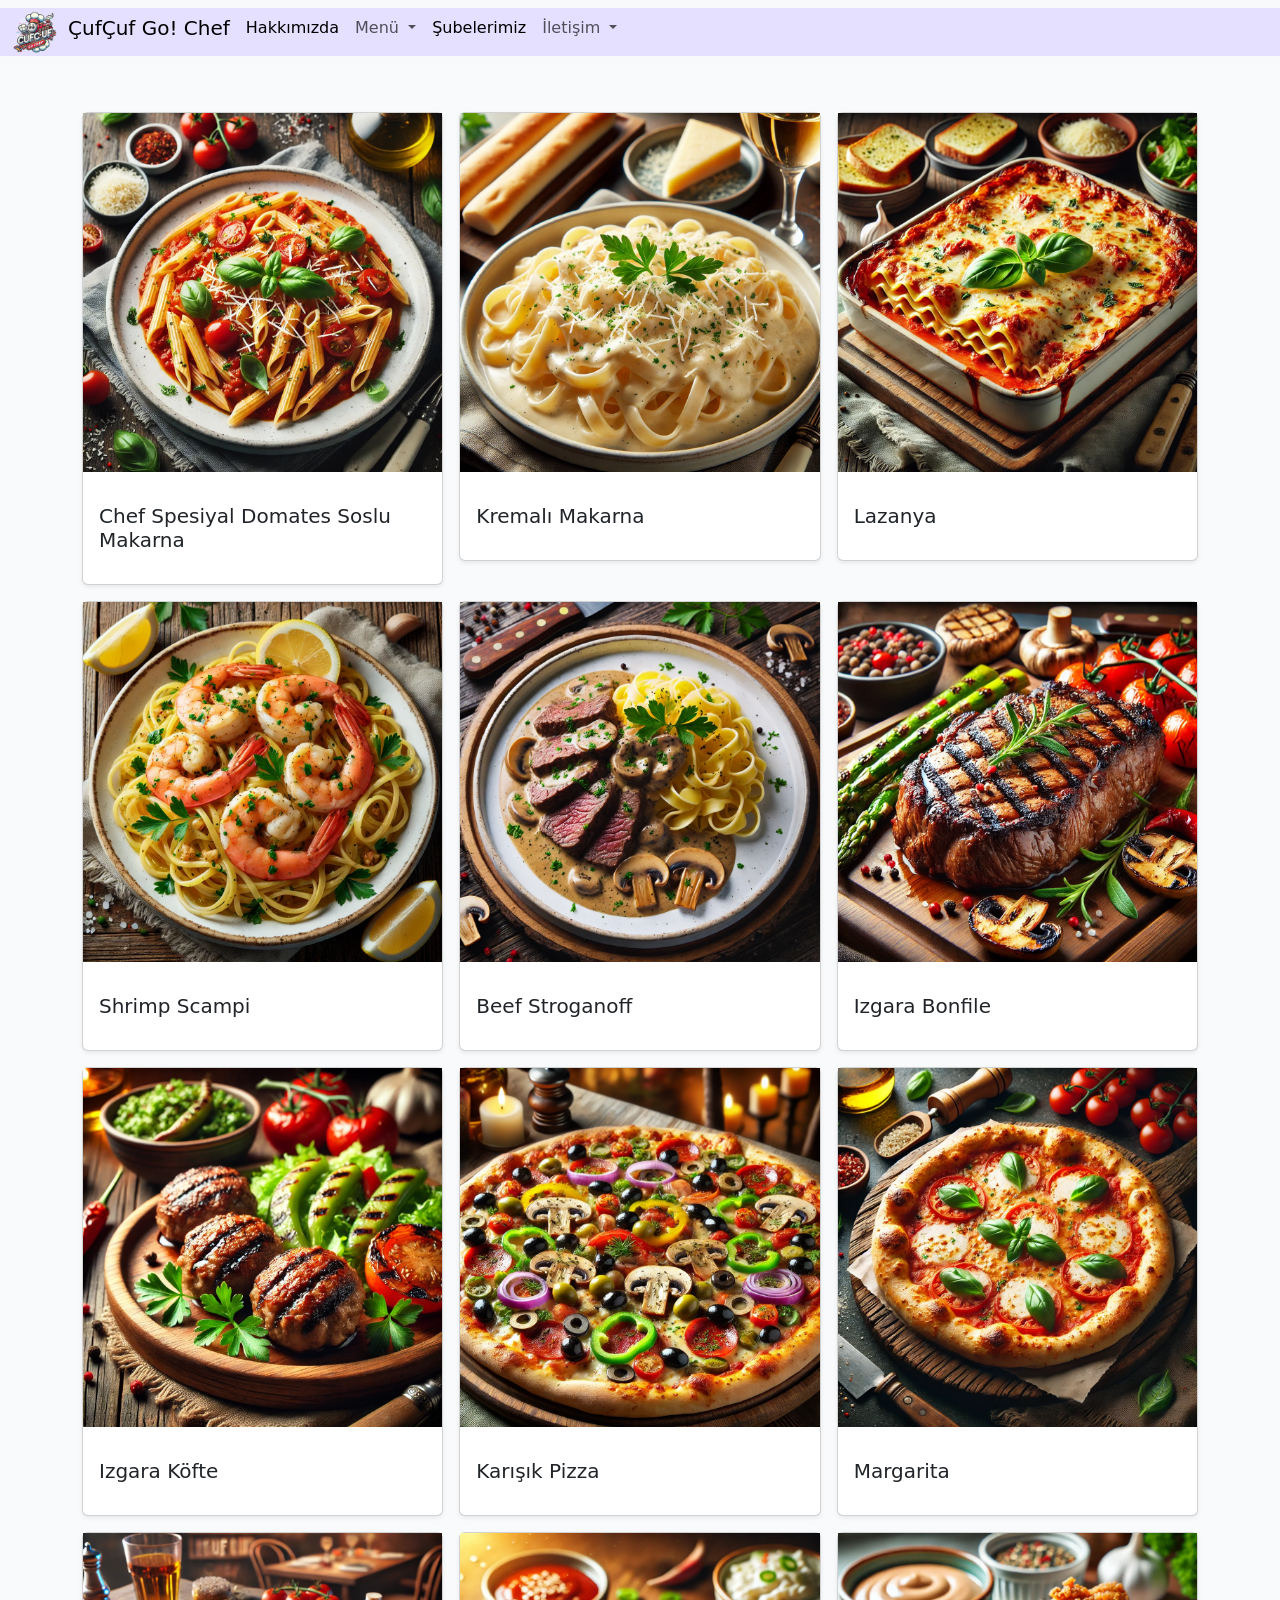
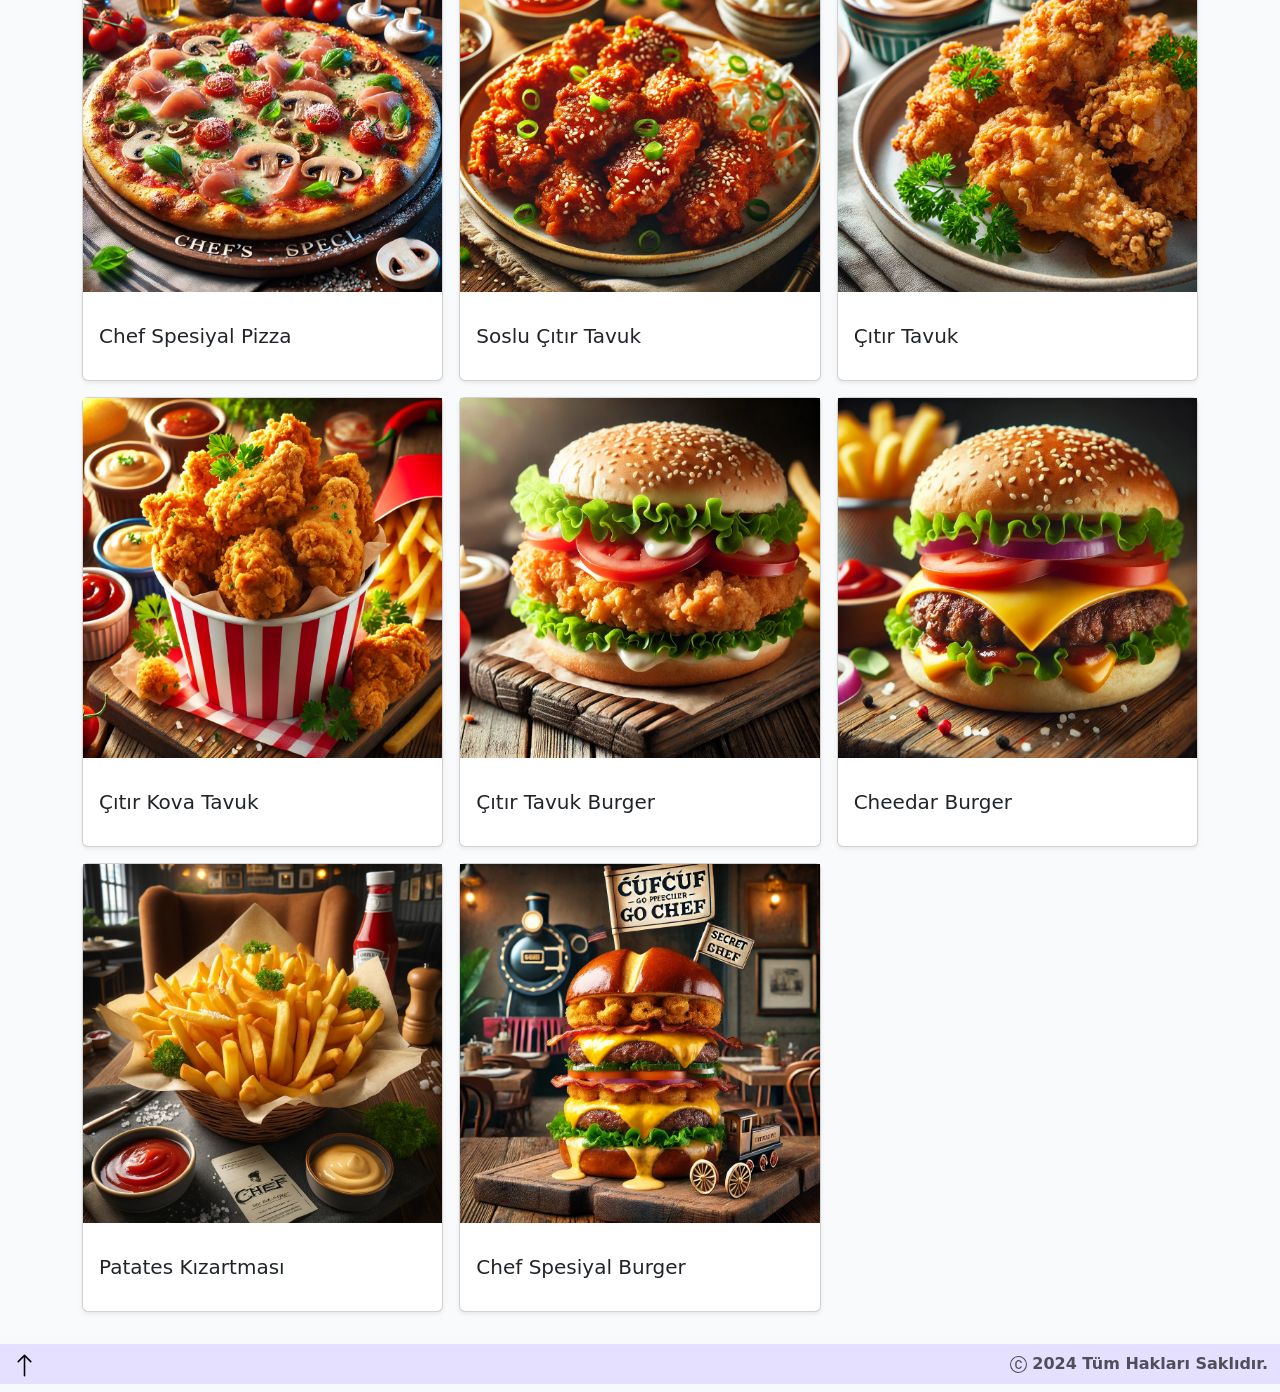
<file: 4-ana yemek ve fast food.html>
<!DOCTYPE html>
<html lang="en">
<head>
    <meta charset="UTF-8">
    <meta name="viewport" content="width=device-width, initial-scale=1.0">
    <title>Ana Yemek ve Fast Food</title>
    <link href="https://cdn.jsdelivr.net/npm/bootstrap@5.3.3/dist/css/bootstrap.min.css" rel="stylesheet" integrity="sha384-QWTKZyjpPEjISv5WaRU9OFeRpok6YctnYmDr5pNlyT2bRjXh0JMhjY6hW+ALEwIH" crossorigin="anonymous">
    <link rel="stylesheet" href="./style.css"/>
  </head>
<body>
             <!-- components/navbar(yukardaki şeyler)  -->
      <nav class="navbar navbar-expand-lg bg-body-tertiary">
        
        <div class="container-fluid">         
          <button class="navbar-toggler" type="button" data-bs-toggle="collapse" data-bs-target="#navbarNavDropdown" aria-controls="navbarNavDropdown" aria-expanded="false" aria-label="Toggle navigation">
            <span class="navbar-toggler-icon"></span>
          </button>
          <div class="collapse navbar-collapse" id="navbarNavDropdown">
            <ul class="navbar-nav">

              <img src="./resimler/logo.png" weight="38" width="48">

              <li class="nav-item">
                <a class="nav-link active" aria-current="page" href="./index.html"><h5>ÇufÇuf Go! Chef</h5></a>
              </li>

              <li class="nav-item">
                <a class="nav-link active" aria-current="page" href="./1-hakkımızda.html">Hakkımızda</a>
              </li>

              <li class="nav-item dropdown">
                <a class="nav-link dropdown-toggle" href="#" role="button" data-bs-toggle="dropdown" aria-expanded="false">
                  Menü
                </a>
                <ul class="dropdown-menu">
                  <li><a class="dropdown-item" href="./2-menü-tümü.html">Tümü</a> </li>
                  <li><a class="dropdown-item" href="./3-çorba.html">Çorba</a></li>
                  <li><a class="dropdown-item" href="./4-ana yemek ve fast food.html">Ana yemek ve fast food</a></li>
                  <li><a class="dropdown-item" href="./5-salata ve meze.html">Salata ve Meze</a></li>
                  <li><a class="dropdown-item" href="./6-tatlı.html">Tatlı</a></li>
                  <li><a class="dropdown-item" href="./7-içecek.html">İçecek</a></li>
                </ul>
              </li>
              
              <li class="nav-item">
                <a class="nav-link active" aria-current="page" href="./8-şubelerimiz.html">Şubelerimiz</a>
              </li>

              <li class="nav-item dropdown">
                <a class="nav-link dropdown-toggle" href="#" role="button" data-bs-toggle="dropdown" aria-expanded="false">
                  İletişim
                </a>
                <ul class="dropdown-menu">
                  <li><a class="dropdown-item" href="tel:5541847550">Ara</a></li>
                  <li><a class="dropdown-item" href="https://wa.me/5541847550">Wp</a></li>
                  <li><a class="dropdown-item" href="https://www.instagram.com/">Instagram</a></li>  
                </ul>
              </li>

            </ul>
          </div>
        </div>
      </nav>

<br><br>

     <!-- examples/custom compenents/album(çorba)-->
      <div class="container">
        <div class="row row-cols-1 row-cols-sm-2 row-cols-md-3 g-3">

          <div class="col">
            <div class="card shadow-sm">
              <img src="./yemek resim/10-domates soslu makarna.webp">
              <div class="card-body">
                <p class="card-text"><h5>Chef Spesiyal Domates Soslu Makarna</h5></p>
                <div class="d-flex justify-content-between align-items-center">
                </div>
              </div>
            </div>
          </div>

          <div class="col">
            <div class="card shadow-sm">
              <img src="./yemek resim/11-kremalı makarna.webp">
              <div class="card-body">
                <p class="card-text"><h5>Kremalı Makarna</h5></p>
                <div class="d-flex justify-content-between align-items-center">
                </div>
              </div>
            </div>
          </div>

          <div class="col">
            <div class="card shadow-sm">
              <img src="./yemek resim/12-lazanya.webp">
              <div class="card-body">
                <p class="card-text"><h5>Lazanya</h5></p>
                <div class="d-flex justify-content-between align-items-center">
                </div>
              </div>
            </div>
          </div>

          <div class="col">
            <div class="card shadow-sm">
              <img src="./yemek resim/13-Shrimp Scampi.webp">
              <div class="card-body">
                <p class="card-text"><h5>Shrimp Scampi</h5></p>
                <div class="d-flex justify-content-between align-items-center">
                </div>
              </div>
            </div>
          </div>

          <div class="col">
            <div class="card shadow-sm">
              <img src="./yemek resim/14-Beef Stroganoff.webp">
              <div class="card-body">
                <p class="card-text"><h5>Beef Stroganoff</h5></p>
                <div class="d-flex justify-content-between align-items-center">
                </div>
              </div>
            </div>
          </div>

          <div class="col">
            <div class="card shadow-sm">
              <img src="./yemek resim/15-ızgara bonfile.webp">
              <div class="card-body">
                <p class="card-text"><h5>Izgara Bonfile</h5></p>
                <div class="d-flex justify-content-between align-items-center">
                </div>
              </div>
            </div>
          </div>

          <div class="col">
            <div class="card shadow-sm">
              <img src="./yemek resim/16-ızgara köfte.webp">
              <div class="card-body">
                <p class="card-text"><h5>Izgara Köfte</h5></p>
                <div class="d-flex justify-content-between align-items-center">
                </div>
              </div>
            </div>
          </div>

          <div class="col">
            <div class="card shadow-sm">
              <img src="./yemek resim/17-klasik pizza.webp">
              <div class="card-body">
                <p class="card-text"><h5>Karışık Pizza</h5></p>
                <div class="d-flex justify-content-between align-items-center">
                </div>
              </div>
            </div>
          </div>

          <div class="col">
            <div class="card shadow-sm">
              <img src="./yemek resim/18-margarıta.webp">
              <div class="card-body">
                <p class="card-text"><h5>Margarita</h5></p>
                <div class="d-flex justify-content-between align-items-center">
                </div>
              </div>
            </div>
          </div>

          <div class="col">
            <div class="card shadow-sm">
              <img src="./yemek resim/19-chef spesial pizza.webp">
              <div class="card-body">
                <p class="card-text"><h5>Chef Spesiyal Pizza</h5></p>
                <div class="d-flex justify-content-between align-items-center">
                </div>
              </div>
            </div>
          </div>

          <div class="col">
            <div class="card shadow-sm">
              <img src="./yemek resim/20-çıtır soslu tavuk.webp">
              <div class="card-body">
                <p class="card-text"><h5>Soslu Çıtır Tavuk</h5></p>
                <div class="d-flex justify-content-between align-items-center">
                </div>
              </div>
            </div>
          </div>

          <div class="col">
            <div class="card shadow-sm">
              <img src="./yemek resim/21-çıtır tavuk but.webp">
              <div class="card-body">
                <p class="card-text"><h5>Çıtır Tavuk</h5></p>
                <div class="d-flex justify-content-between align-items-center">
                </div>
              </div>
            </div>
          </div>

          <div class="col">
            <div class="card shadow-sm">
              <img src="./yemek resim/22-çıtır kova tavuk.webp">
              <div class="card-body">
                <p class="card-text"><h5>Çıtır Kova Tavuk</h5></p>
                <div class="d-flex justify-content-between align-items-center">
                </div>
              </div>
            </div>
          </div>

          <div class="col">
            <div class="card shadow-sm">
              <img src="./yemek resim/23-çıtır tavuk burger.webp">
              <div class="card-body">
                <p class="card-text"><h5>Çıtır Tavuk Burger</h5></p>
                <div class="d-flex justify-content-between align-items-center">
                </div>
              </div>
            </div>
          </div>

          <div class="col">
            <div class="card shadow-sm">
              <img src="./yemek resim/24-burger.webp">
              <div class="card-body">
                <p class="card-text"><h5>Cheedar Burger</h5></p>
                <div class="d-flex justify-content-between align-items-center">
                </div>
              </div>
            </div>
          </div>

          <div class="col">
            <div class="card shadow-sm">
              <img src="./yemek resim/25-pattis.webp">
              <div class="card-body">
                <p class="card-text"><h5>Patates Kızartması</h5></p>
                <div class="d-flex justify-content-between align-items-center">
                </div>
              </div>
            </div>
          </div>

          <div class="col">
            <div class="card shadow-sm">
              <img src="./yemek resim/26-spesial burger.webp">
              <div class="card-body">
                <p class="card-text"><h5>Chef Spesiyal Burger</h5></p>
                <div class="d-flex justify-content-between align-items-center">
                </div>
              </div>
            </div>
          </div>

        </div>
      </div> 

<br>

<!--components/navbar(en aşağı kısım)-->
<nav class="navbar navbar-expand-lg bg-body-tertiary">
  <div class="container-fluid">
    <a class="navbar-brand" href="#"><svg xmlns="http://www.w3.org/2000/svg" width="25" height="25" fill="currentColor" class="bi bi-arrow-up" viewBox="0 0 16 16">
      <path fill-rule="evenodd" d="M8 15a.5.5 0 0 0 .5-.5V2.707l3.146 3.147a.5.5 0 0 0 .708-.708l-4-4a.5.5 0 0 0-.708 0l-4 4a.5.5 0 1 0 .708.708L7.5 2.707V14.5a.5.5 0 0 0 .5.5"/>
    </svg></a>



  

      <span class="navbar-text">
        <svg xmlns="http://www.w3.org/2000/svg" width="17" height="17" fill="currentColor" class="bi bi-c-circle" viewBox="0 0 16 16">
          <path d="M1 8a7 7 0 1 0 14 0A7 7 0 0 0 1 8m15 0A8 8 0 1 1 0 8a8 8 0 0 1 16 0M8.146 4.992c-1.212 0-1.927.92-1.927 2.502v1.06c0 1.571.703 2.462 1.927 2.462.979 0 1.641-.586 1.729-1.418h1.295v.093c-.1 1.448-1.354 2.467-3.03 2.467-2.091 0-3.269-1.336-3.269-3.603V7.482c0-2.261 1.201-3.638 3.27-3.638 1.681 0 2.935 1.054 3.029 2.572v.088H9.875c-.088-.879-.768-1.512-1.729-1.512"/>
        </svg>
        <strong>2024 Tüm Hakları Saklıdır.</strong> 
      </span>

    </div>
  </div>
</nav>


          <script src="https://cdn.jsdelivr.net/npm/bootstrap@5.3.3/dist/js/bootstrap.bundle.min.js" integrity="sha384-YvpcrYf0tY3lHB60NNkmXc5s9fDVZLESaAA55NDzOxhy9GkcIdslK1eN7N6jIeHz" crossorigin="anonymous"></script>          
</body>
</html>
</file>
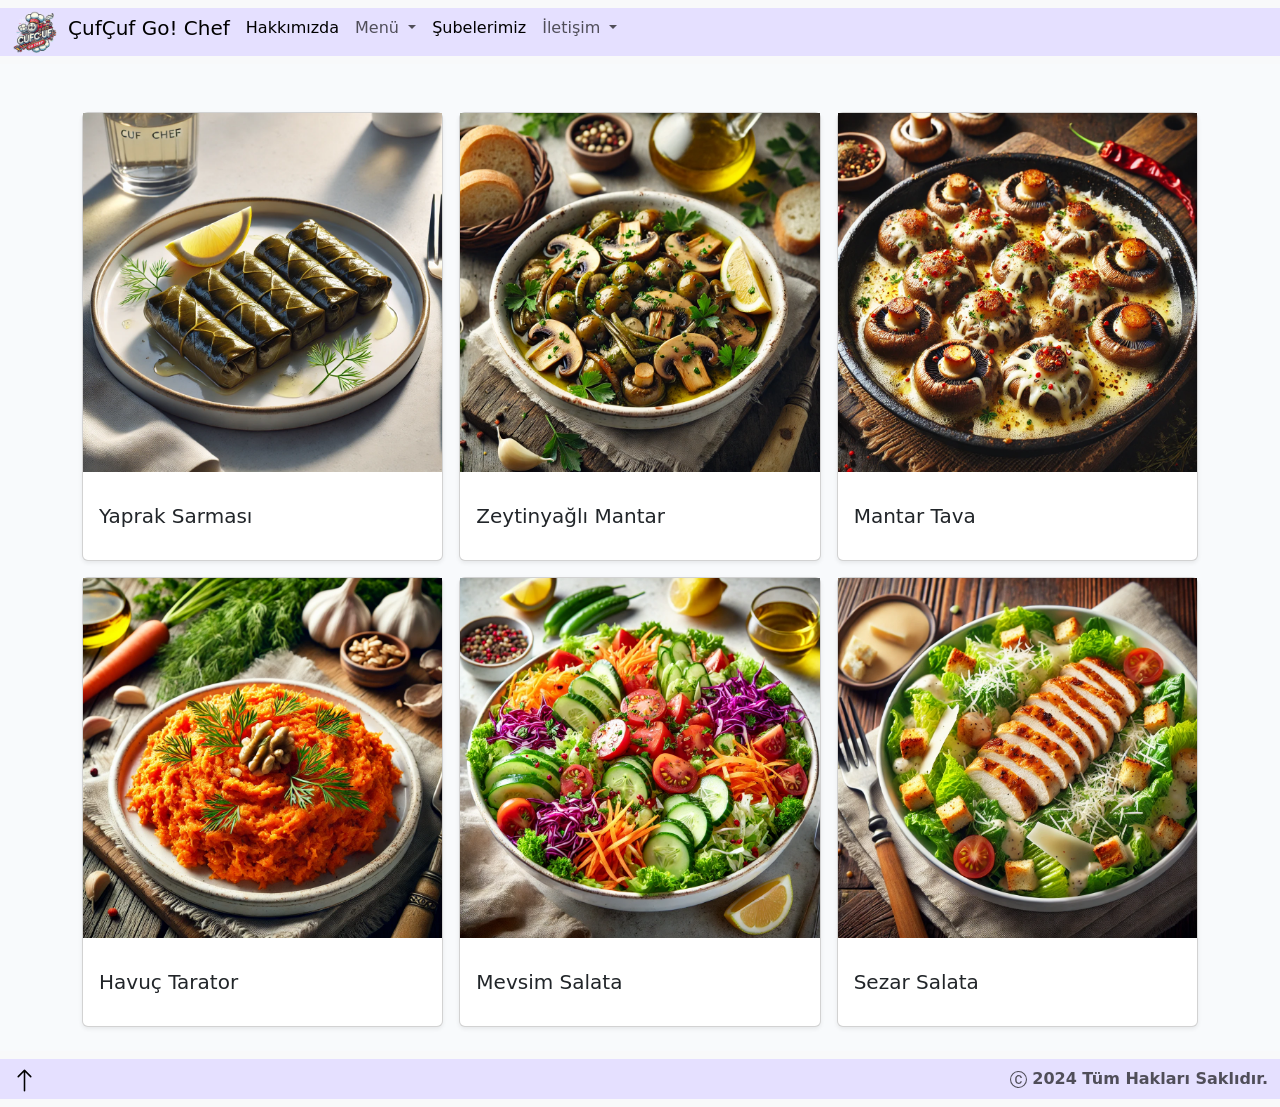
<file: 5-salata ve meze.html>
<!DOCTYPE html>
<html lang="en">
<head>
    <meta charset="UTF-8">
    <meta name="viewport" content="width=device-width, initial-scale=1.0">
    <title>Salata ve Meze</title>
    <link href="https://cdn.jsdelivr.net/npm/bootstrap@5.3.3/dist/css/bootstrap.min.css" rel="stylesheet" integrity="sha384-QWTKZyjpPEjISv5WaRU9OFeRpok6YctnYmDr5pNlyT2bRjXh0JMhjY6hW+ALEwIH" crossorigin="anonymous">
    <link rel="stylesheet" href="./style.css"/>
  </head>
<body>
         <!-- components/navbar(yukardaki şeyler)  -->
         <nav class="navbar navbar-expand-lg bg-body-tertiary">
            <div class="container-fluid">         
              <button class="navbar-toggler" type="button" data-bs-toggle="collapse" data-bs-target="#navbarNavDropdown" aria-controls="navbarNavDropdown" aria-expanded="false" aria-label="Toggle navigation">
                <span class="navbar-toggler-icon"></span>
              </button>
              <div class="collapse navbar-collapse" id="navbarNavDropdown">
                <ul class="navbar-nav">

                  <img src="./resimler/logo.png" weight="38" width="48">

                  <li class="nav-item">
                    <a class="nav-link active" aria-current="page" href="./index.html"><h5>ÇufÇuf Go! Chef</h5></a>
                  </li>

                  <li class="nav-item">
                    <a class="nav-link active" aria-current="page" href="./1-hakkımızda.html">Hakkımızda</a>
                  </li>

                  <li class="nav-item dropdown">
                    <a class="nav-link dropdown-toggle" href="#" role="button" data-bs-toggle="dropdown" aria-expanded="false">
                      Menü
                    </a>
                    <ul class="dropdown-menu">
                      <li><a class="dropdown-item" href="./2-menü-tümü.html">Tümü</a> </li>
                      <li><a class="dropdown-item" href="./3-çorba.html">Çorba</a></li>
                      <li><a class="dropdown-item" href="./4-ana yemek ve fast food.html">Ana yemek ve fast food</a></li>
                      <li><a class="dropdown-item" href="./5-salata ve meze.html">Salata ve Meze</a></li>
                      <li><a class="dropdown-item" href="./6-tatlı.html">Tatlı</a></li>
                      <li><a class="dropdown-item" href="./7-içecek.html">İçecek</a></li>
                    </ul>
                  </li>
                  
                  <li class="nav-item">
                    <a class="nav-link active" aria-current="page" href="./8-şubelerimiz.html">Şubelerimiz</a>
                  </li>

                  <li class="nav-item dropdown">
                    <a class="nav-link dropdown-toggle" href="#" role="button" data-bs-toggle="dropdown" aria-expanded="false">
                      İletişim
                    </a>
                    <ul class="dropdown-menu">
                      <li><a class="dropdown-item" href="tel:5541847550">Ara</a></li>
                      <li><a class="dropdown-item" href="https://wa.me/5541847550">Wp</a></li>
                      <li><a class="dropdown-item" href="https://www.instagram.com/">Instagram</a></li>  
                    </ul>
                  </li>

                </ul>
              </div>
            </div>
          </nav>

          <br><br>

         <!-- examples/custom compenents/album(salata ve meze)-->
          <div class="container">
            <div class="row row-cols-1 row-cols-sm-2 row-cols-md-3 g-3">
    
              <div class="col">
                <div class="card shadow-sm">
                  <img src="./yemek resim/4-yaprak sarma.webp">
                  <div class="card-body">
                    <p class="card-text"><h5>Yaprak Sarması</h5></p>
                    <div class="d-flex justify-content-between align-items-center">
                    </div>
                  </div>
                </div>
              </div>
  
              <div class="col">
                <div class="card shadow-sm">
                  <img src="./yemek resim/5-mantar meze.webp">
                  <div class="card-body">
                    <p class="card-text"><h5>Zeytinyağlı Mantar</h5></p>
                    <div class="d-flex justify-content-between align-items-center">
                    </div>
                  </div>
                </div>
              </div>
  
              <div class="col">
                <div class="card shadow-sm">
                  <img src="./yemek resim/6-mantar tava.webp">
                  <div class="card-body">
                    <p class="card-text"><h5>Mantar Tava</h5></p>
                    <div class="d-flex justify-content-between align-items-center">
                    </div>
                  </div>
                </div>
              </div>
  
              <div class="col">
                <div class="card shadow-sm">
                  <img src="./yemek resim/7-havuç tarator.webp">
                  <div class="card-body">
                    <p class="card-text"><h5>Havuç Tarator</h5></p>
                    <div class="d-flex justify-content-between align-items-center">
                    </div>
                  </div>
                </div>
              </div>
  
              <div class="col">
                <div class="card shadow-sm">
                  <img src="./yemek resim/8-mevsim salata.webp">
                  <div class="card-body">
                    <p class="card-text"><h5>Mevsim Salata</h5></p>
                    <div class="d-flex justify-content-between align-items-center">
                    </div>
                  </div>
                </div>
              </div>
  
              <div class="col">
                <div class="card shadow-sm">
                  <img src="./yemek resim/9-sezar salata.webp">
                  <div class="card-body">
                    <p class="card-text"><h5>Sezar Salata</h5></p>
                    <div class="d-flex justify-content-between align-items-center">
                    </div>
                  </div>
                </div>
              </div>

            </div>
          </div> 

<br>

          <!--components/navbar(en aşağı kısım)-->
<nav class="navbar navbar-expand-lg bg-body-tertiary">
  <div class="container-fluid">
    <a class="navbar-brand" href="#"><svg xmlns="http://www.w3.org/2000/svg" width="25" height="25" fill="currentColor" class="bi bi-arrow-up" viewBox="0 0 16 16">
      <path fill-rule="evenodd" d="M8 15a.5.5 0 0 0 .5-.5V2.707l3.146 3.147a.5.5 0 0 0 .708-.708l-4-4a.5.5 0 0 0-.708 0l-4 4a.5.5 0 1 0 .708.708L7.5 2.707V14.5a.5.5 0 0 0 .5.5"/>
    </svg></a>





      <span class="navbar-text">
        <svg xmlns="http://www.w3.org/2000/svg" width="17" height="17" fill="currentColor" class="bi bi-c-circle" viewBox="0 0 16 16">
          <path d="M1 8a7 7 0 1 0 14 0A7 7 0 0 0 1 8m15 0A8 8 0 1 1 0 8a8 8 0 0 1 16 0M8.146 4.992c-1.212 0-1.927.92-1.927 2.502v1.06c0 1.571.703 2.462 1.927 2.462.979 0 1.641-.586 1.729-1.418h1.295v.093c-.1 1.448-1.354 2.467-3.03 2.467-2.091 0-3.269-1.336-3.269-3.603V7.482c0-2.261 1.201-3.638 3.27-3.638 1.681 0 2.935 1.054 3.029 2.572v.088H9.875c-.088-.879-.768-1.512-1.729-1.512"/>
        </svg>
        <strong>2024 Tüm Hakları Saklıdır.</strong> 
      </span>

    </div>
  </div>
</nav>

          <script src="https://cdn.jsdelivr.net/npm/bootstrap@5.3.3/dist/js/bootstrap.bundle.min.js" integrity="sha384-YvpcrYf0tY3lHB60NNkmXc5s9fDVZLESaAA55NDzOxhy9GkcIdslK1eN7N6jIeHz" crossorigin="anonymous"></script>
</body>
</html>
</file>
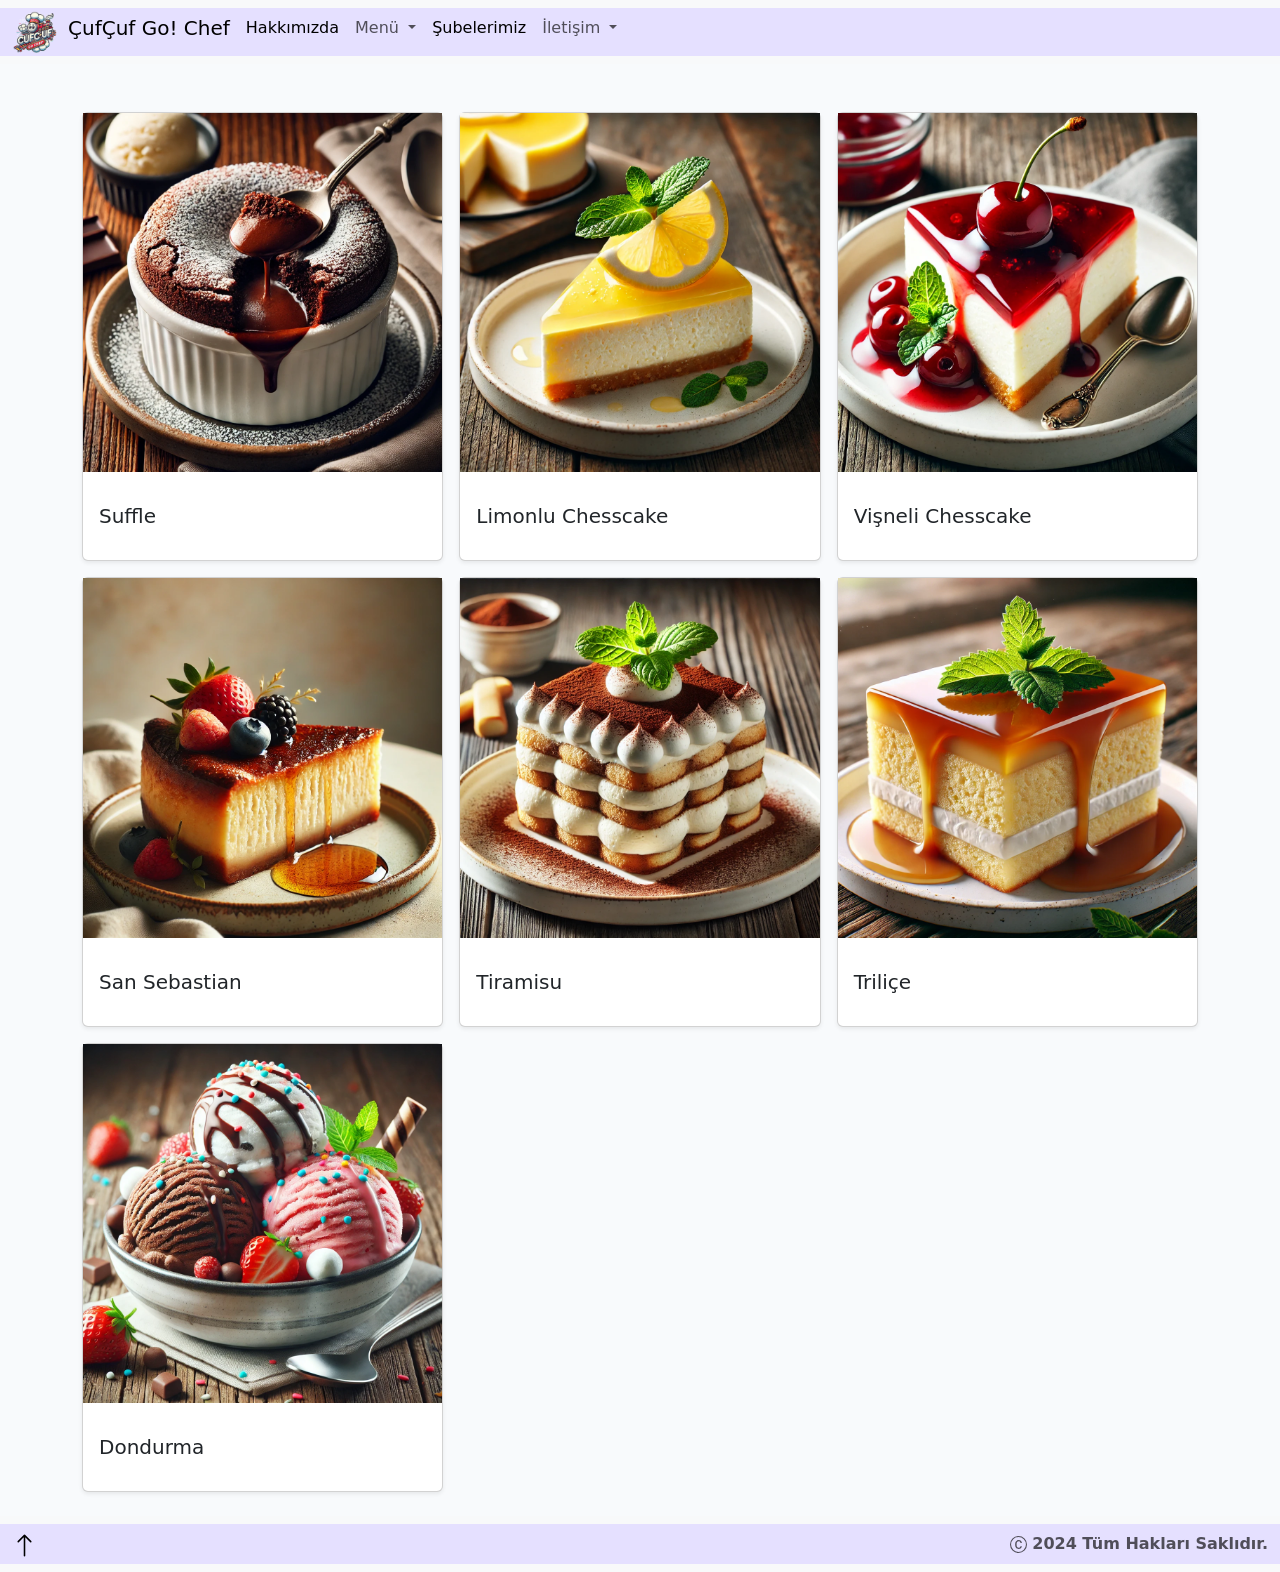
<file: 6-tatlı.html>
<!DOCTYPE html>
<html lang="en">
<head>
    <meta charset="UTF-8">
    <meta name="viewport" content="width=device-width, initial-scale=1.0">
    <title>Tatlı</title>
    <link href="https://cdn.jsdelivr.net/npm/bootstrap@5.3.3/dist/css/bootstrap.min.css" rel="stylesheet" integrity="sha384-QWTKZyjpPEjISv5WaRU9OFeRpok6YctnYmDr5pNlyT2bRjXh0JMhjY6hW+ALEwIH" crossorigin="anonymous">
    <link rel="stylesheet" href="./style.css"/>
  </head>
<body>
       <!-- components/navbar(yukardaki şeyler)  -->
       <nav class="navbar navbar-expand-lg bg-body-tertiary">
        <div class="container-fluid">         
          <button class="navbar-toggler" type="button" data-bs-toggle="collapse" data-bs-target="#navbarNavDropdown" aria-controls="navbarNavDropdown" aria-expanded="false" aria-label="Toggle navigation">
            <span class="navbar-toggler-icon"></span>
          </button>
          <div class="collapse navbar-collapse" id="navbarNavDropdown">
            <ul class="navbar-nav">

              <img src="./resimler/logo.png" weight="38" width="48">

              <li class="nav-item">
                <a class="nav-link active" aria-current="page" href="./index.html"><h5>ÇufÇuf Go! Chef</h5></a>
              </li>

              <li class="nav-item">
                <a class="nav-link active" aria-current="page" href="./1-hakkımızda.html">Hakkımızda</a>
              </li>

              <li class="nav-item dropdown">
                <a class="nav-link dropdown-toggle" href="#" role="button" data-bs-toggle="dropdown" aria-expanded="false">
                  Menü
                </a>
                <ul class="dropdown-menu">
                  <li><a class="dropdown-item" href="./2-menü-tümü.html">Tümü</a> </li>
                  <li><a class="dropdown-item" href="./3-çorba.html">Çorba</a></li>
                  <li><a class="dropdown-item" href="./4-ana yemek ve fast food.html">Ana yemek ve fast food</a></li>
                  <li><a class="dropdown-item" href="./5-salata ve meze.html">Salata ve Meze</a></li>
                  <li><a class="dropdown-item" href="./6-tatlı.html">Tatlı</a></li>
                  <li><a class="dropdown-item" href="./7-içecek.html">İçecek</a></li>
                </ul>
              </li>
              
              <li class="nav-item">
                <a class="nav-link active" aria-current="page" href="./8-şubelerimiz.html">Şubelerimiz</a>
              </li>
              
              <li class="nav-item dropdown">
                <a class="nav-link dropdown-toggle" href="#" role="button" data-bs-toggle="dropdown" aria-expanded="false">
                  İletişim
                </a>
                <ul class="dropdown-menu">
                  <li><a class="dropdown-item" href="tel:5541847550">Ara</a></li>
                  <li><a class="dropdown-item" href="https://wa.me/5541847550">Wp</a></li>
                  <li><a class="dropdown-item" href="https://www.instagram.com/">Instagram</a></li>  
                </ul>
              </li>

            </ul>
          </div>
        </div>
      </nav>

<br><br>

        <!-- examples/custom compenents/album(tatlı)-->
      <div class="container">
        <div class="row row-cols-1 row-cols-sm-2 row-cols-md-3 g-3">

          <div class="col">
            <div class="card shadow-sm">
              <img src="./yemek resim/27-suffle.webp">
              <div class="card-body">
                <p class="card-text"><h5>Suffle</h5></p>
                <div class="d-flex justify-content-between align-items-center">
                </div>
              </div>
            </div>
          </div>

          <div class="col">
            <div class="card shadow-sm">
              <img src="./yemek resim/28-limonlu chesscake.webp">
              <div class="card-body">
                <p class="card-text"><h5>Limonlu Chesscake</h5></p>
                <div class="d-flex justify-content-between align-items-center">
                </div>
              </div>
            </div>
          </div>

          <div class="col">
            <div class="card shadow-sm">
              <img src="./yemek resim/29-vişneli chesscake.webp">
              <div class="card-body">
                <p class="card-text"><h5>Vişneli Chesscake</h5></p>
                <div class="d-flex justify-content-between align-items-center">
                </div>
              </div>
            </div>
          </div>

          <div class="col">
            <div class="card shadow-sm">
              <img src="./yemek resim/30-san sebastian.webp">
              <div class="card-body">
                <p class="card-text"><h5>San Sebastian</h5></p>
                <div class="d-flex justify-content-between align-items-center">
                </div>
              </div>
            </div>
          </div>

          <div class="col">
            <div class="card shadow-sm">
              <img src="./yemek resim/31-tiramisu.webp">
              <div class="card-body">
                <p class="card-text"><h5>Tiramisu</h5></p>
                <div class="d-flex justify-content-between align-items-center">
                </div>
              </div>
            </div>
          </div>

          <div class="col">
            <div class="card shadow-sm">
              <img src="./yemek resim/32-triliçe.webp">
              <div class="card-body">
                <p class="card-text"><h5>Triliçe</h5></p>
                <div class="d-flex justify-content-between align-items-center">
                </div>
              </div>
            </div>
          </div>

          <div class="col">
            <div class="card shadow-sm">
              <img src="./yemek resim/33-dondurma.webp">
              <div class="card-body">
                <p class="card-text"><h5>Dondurma</h5></p>
                <div class="d-flex justify-content-between align-items-center">
                </div>
              </div>
            </div>
          </div>
          
        </div>
      </div> 

<br>

      <!--components/navbar(en aşağı kısım)-->
<nav class="navbar navbar-expand-lg bg-body-tertiary">
  <div class="container-fluid">
    <a class="navbar-brand" href="#"><svg xmlns="http://www.w3.org/2000/svg" width="25" height="25" fill="currentColor" class="bi bi-arrow-up" viewBox="0 0 16 16">
      <path fill-rule="evenodd" d="M8 15a.5.5 0 0 0 .5-.5V2.707l3.146 3.147a.5.5 0 0 0 .708-.708l-4-4a.5.5 0 0 0-.708 0l-4 4a.5.5 0 1 0 .708.708L7.5 2.707V14.5a.5.5 0 0 0 .5.5"/>
    </svg></a>





      <span class="navbar-text">
        <svg xmlns="http://www.w3.org/2000/svg" width="17" height="17" fill="currentColor" class="bi bi-c-circle" viewBox="0 0 16 16">
          <path d="M1 8a7 7 0 1 0 14 0A7 7 0 0 0 1 8m15 0A8 8 0 1 1 0 8a8 8 0 0 1 16 0M8.146 4.992c-1.212 0-1.927.92-1.927 2.502v1.06c0 1.571.703 2.462 1.927 2.462.979 0 1.641-.586 1.729-1.418h1.295v.093c-.1 1.448-1.354 2.467-3.03 2.467-2.091 0-3.269-1.336-3.269-3.603V7.482c0-2.261 1.201-3.638 3.27-3.638 1.681 0 2.935 1.054 3.029 2.572v.088H9.875c-.088-.879-.768-1.512-1.729-1.512"/>
        </svg>
        <strong>2024 Tüm Hakları Saklıdır.</strong> 
      </span>

    </div>
  </div>
</nav>

          <script src="https://cdn.jsdelivr.net/npm/bootstrap@5.3.3/dist/js/bootstrap.bundle.min.js" integrity="sha384-YvpcrYf0tY3lHB60NNkmXc5s9fDVZLESaAA55NDzOxhy9GkcIdslK1eN7N6jIeHz" crossorigin="anonymous"></script>         
</body>
</html>
</file>
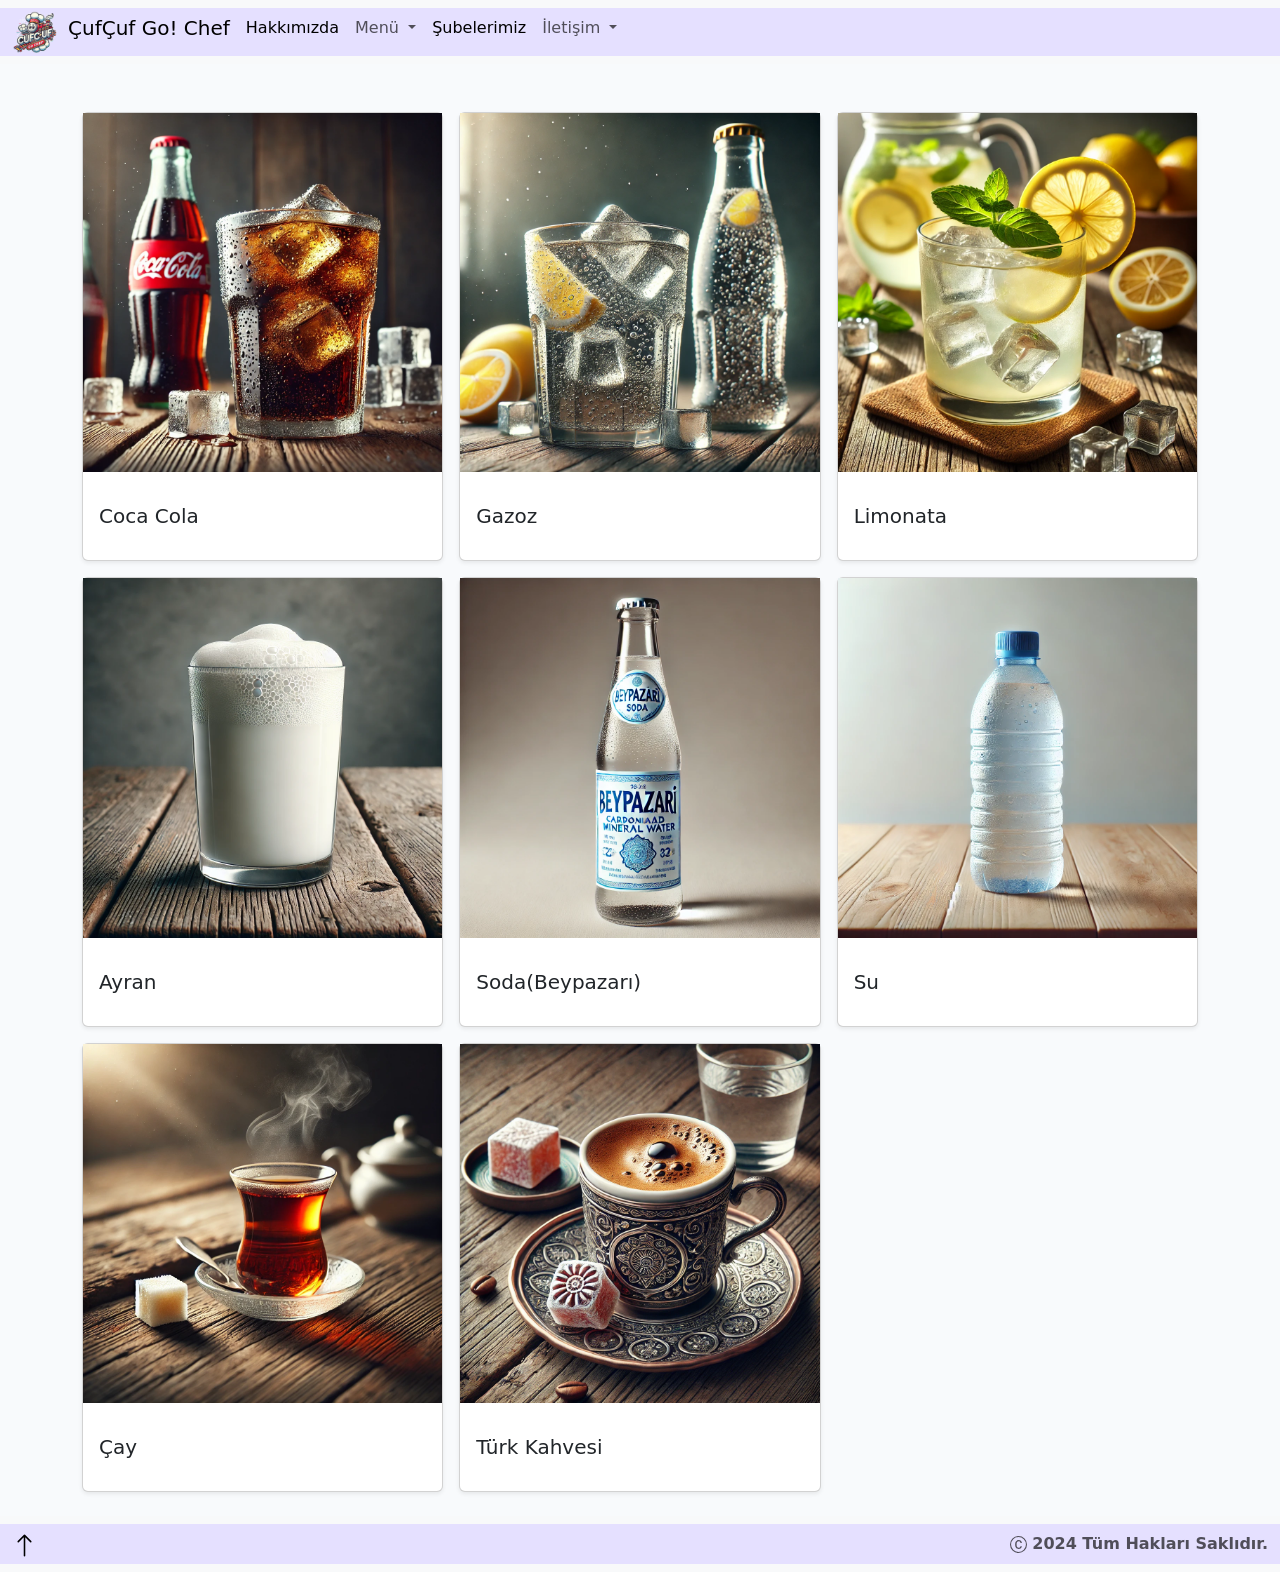
<file: 7-içecek.html>
<!DOCTYPE html>
<html lang="en">
<head>
    <meta charset="UTF-8">
    <meta name="viewport" content="width=device-width, initial-scale=1.0">
    <title>İçecek</title>
    <link href="https://cdn.jsdelivr.net/npm/bootstrap@5.3.3/dist/css/bootstrap.min.css" rel="stylesheet" integrity="sha384-QWTKZyjpPEjISv5WaRU9OFeRpok6YctnYmDr5pNlyT2bRjXh0JMhjY6hW+ALEwIH" crossorigin="anonymous">
    <link rel="stylesheet" href="./style.css"/>
  </head>
<body>
         <!-- components/navbar(yukardaki şeyler)  -->
         <nav class="navbar navbar-expand-lg bg-body-tertiary">
            <div class="container-fluid">         
              <button class="navbar-toggler" type="button" data-bs-toggle="collapse" data-bs-target="#navbarNavDropdown" aria-controls="navbarNavDropdown" aria-expanded="false" aria-label="Toggle navigation">
                <span class="navbar-toggler-icon"></span>
              </button>
              <div class="collapse navbar-collapse" id="navbarNavDropdown">
                <ul class="navbar-nav">

                  <img src="./resimler/logo.png" weight="38" width="48">

                  <li class="nav-item">
                    <a class="nav-link active" aria-current="page" href="./index.html"><h5>ÇufÇuf Go! Chef</h5></a>
                  </li>

                  <li class="nav-item">
                    <a class="nav-link active" aria-current="page" href="./1-hakkımızda.html">Hakkımızda</a>
                  </li>

                  <li class="nav-item dropdown">
                    <a class="nav-link dropdown-toggle" href="#" role="button" data-bs-toggle="dropdown" aria-expanded="false">
                      Menü
                    </a>
                    <ul class="dropdown-menu">
                      <li><a class="dropdown-item" href="./2-menü-tümü.html">Tümü</a> </li>
                      <li><a class="dropdown-item" href="./3-çorba.html">Çorba</a></li>
                      <li><a class="dropdown-item" href="./4-ana yemek ve fast food.html">Ana yemek ve fast food</a></li>
                      <li><a class="dropdown-item" href="./5-salata ve meze.html">Salata ve Meze</a></li>
                      <li><a class="dropdown-item" href="./6-tatlı.html">Tatlı</a></li>
                      <li><a class="dropdown-item" href="./7-içecek.html">İçecek</a></li>
                    </ul>
                  </li>
                  
                  <li class="nav-item">
                    <a class="nav-link active" aria-current="page" href="./8-şubelerimiz.html">Şubelerimiz</a>
                  </li>

                  <li class="nav-item dropdown">
                    <a class="nav-link dropdown-toggle" href="#" role="button" data-bs-toggle="dropdown" aria-expanded="false">
                      İletişim
                    </a>
                    <ul class="dropdown-menu">
                      <li><a class="dropdown-item" href="tel:5541847550">Ara</a></li>
                      <li><a class="dropdown-item" href="https://wa.me/5541847550">Wp</a></li>
                      <li><a class="dropdown-item" href="https://www.instagram.com/">Instagram</a></li>  
                    </ul>
                  </li>

                </ul>
              </div>
            </div>
          </nav>

          <br><br>

       <!-- examples/custom compenents/album(içecek)-->          
          <div class="container">
            <div class="row row-cols-1 row-cols-sm-2 row-cols-md-3 g-3">
    
              <div class="col">
                <div class="card shadow-sm">
                  <img src="./yemek resim/34-cola.webp">
                  <div class="card-body">
                    <p class="card-text"><h5>Coca Cola</h5></p>
                    <div class="d-flex justify-content-between align-items-center">
                    </div>
                  </div>
                </div>
              </div>
  
              <div class="col">
                <div class="card shadow-sm">
                  <img src="./yemek resim/35-gazoz.webp">
                  <div class="card-body">
                    <p class="card-text"><h5>Gazoz</h5></p>
                    <div class="d-flex justify-content-between align-items-center">
                    </div>
                  </div>
                </div>
              </div>
  
              <div class="col">
                <div class="card shadow-sm">
                  <img src="./yemek resim/36-limonota.webp">
                  <div class="card-body">
                    <p class="card-text"><h5>Limonata</h5></p>
                    <div class="d-flex justify-content-between align-items-center">
                    </div>
                  </div>
                </div>
              </div>
  
              <div class="col">
                <div class="card shadow-sm">
                  <img src="./yemek resim/37-ayran.webp">
                  <div class="card-body">
                    <p class="card-text"><h5>Ayran</h5></p>
                    <div class="d-flex justify-content-between align-items-center">
                    </div>
                  </div>
                </div>
              </div>
  
              <div class="col">
                <div class="card shadow-sm">
                  <img src="./yemek resim/38-soda.webp">
                  <div class="card-body">
                    <p class="card-text"><h5>Soda(Beypazarı)</h5></p>
                    <div class="d-flex justify-content-between align-items-center">
                    </div>
                  </div>
                </div>
              </div>
  
              <div class="col">
                <div class="card shadow-sm">
                  <img src="./yemek resim/39-su.webp">
                  <div class="card-body">
                    <p class="card-text"><h5>Su</h5></p>
                    <div class="d-flex justify-content-between align-items-center">
                    </div>
                  </div>
                </div>
              </div>
  
              <div class="col">
                <div class="card shadow-sm">
                  <img src="./yemek resim/40-çay.webp">
                  <div class="card-body">
                    <p class="card-text"><h5>Çay</h5></p>
                    <div class="d-flex justify-content-between align-items-center">
                    </div>
                  </div>
                </div>
              </div>
  
              <div class="col">
                <div class="card shadow-sm">
                  <img src="./yemek resim/41-türk kahvesi.webp">
                  <div class="card-body">
                    <p class="card-text"><h5>Türk Kahvesi</h5></p>
                    <div class="d-flex justify-content-between align-items-center">
                    </div>
                  </div>
                </div>
              </div>
  
              
            </div>
          </div> 

<br>
          <!--components/navbar(en aşağı kısım)-->
<nav class="navbar navbar-expand-lg bg-body-tertiary">
  <div class="container-fluid">
    <a class="navbar-brand" href="#"><svg xmlns="http://www.w3.org/2000/svg" width="25" height="25" fill="currentColor" class="bi bi-arrow-up" viewBox="0 0 16 16">
      <path fill-rule="evenodd" d="M8 15a.5.5 0 0 0 .5-.5V2.707l3.146 3.147a.5.5 0 0 0 .708-.708l-4-4a.5.5 0 0 0-.708 0l-4 4a.5.5 0 1 0 .708.708L7.5 2.707V14.5a.5.5 0 0 0 .5.5"/>
    </svg></a>



 

      <span class="navbar-text">
        <svg xmlns="http://www.w3.org/2000/svg" width="17" height="17" fill="currentColor" class="bi bi-c-circle" viewBox="0 0 16 16">
          <path d="M1 8a7 7 0 1 0 14 0A7 7 0 0 0 1 8m15 0A8 8 0 1 1 0 8a8 8 0 0 1 16 0M8.146 4.992c-1.212 0-1.927.92-1.927 2.502v1.06c0 1.571.703 2.462 1.927 2.462.979 0 1.641-.586 1.729-1.418h1.295v.093c-.1 1.448-1.354 2.467-3.03 2.467-2.091 0-3.269-1.336-3.269-3.603V7.482c0-2.261 1.201-3.638 3.27-3.638 1.681 0 2.935 1.054 3.029 2.572v.088H9.875c-.088-.879-.768-1.512-1.729-1.512"/>
        </svg>
        <strong>2024 Tüm Hakları Saklıdır.</strong> 
      </span>

    </div>
  </div>
</nav>

          <script src="https://cdn.jsdelivr.net/npm/bootstrap@5.3.3/dist/js/bootstrap.bundle.min.js" integrity="sha384-YvpcrYf0tY3lHB60NNkmXc5s9fDVZLESaAA55NDzOxhy9GkcIdslK1eN7N6jIeHz" crossorigin="anonymous"></script>
</body>
</html>
</file>
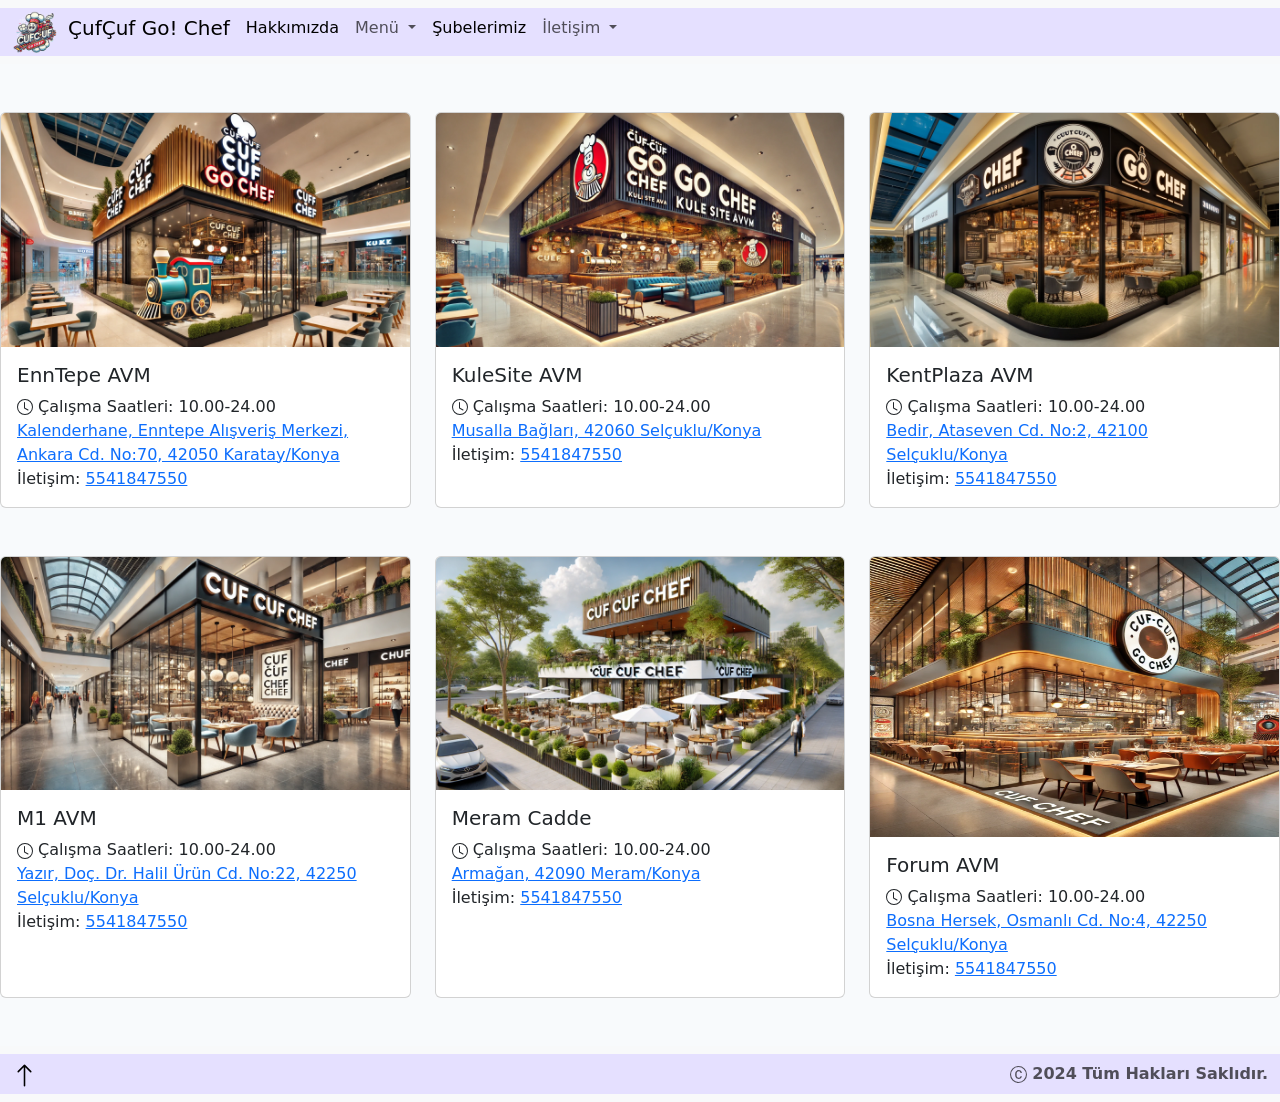
<file: 8-şubelerimiz.html>
<!DOCTYPE html>
<html lang="en">
<head>
    <meta charset="UTF-8">
    <meta name="viewport" content="width=device-width, initial-scale=1.0">
    <title>Şubelerimiz</title>
    <link href="https://cdn.jsdelivr.net/npm/bootstrap@5.3.3/dist/css/bootstrap.min.css" rel="stylesheet" integrity="sha384-QWTKZyjpPEjISv5WaRU9OFeRpok6YctnYmDr5pNlyT2bRjXh0JMhjY6hW+ALEwIH" crossorigin="anonymous">
    <link rel="stylesheet" href="./style.css"/>
  </head>
<body>
   <!-- components/navbar(yukardaki şeyler)  -->
   <nav class="navbar navbar-expand-lg bg-body-tertiary">
    <div class="container-fluid">         
      <button class="navbar-toggler" type="button" data-bs-toggle="collapse" data-bs-target="#navbarNavDropdown" aria-controls="navbarNavDropdown" aria-expanded="false" aria-label="Toggle navigation">
        <span class="navbar-toggler-icon"></span>
      </button>
      <div class="collapse navbar-collapse" id="navbarNavDropdown">
        <ul class="navbar-nav">

          <img src="./resimler/logo.png" weight="38" width="48">

          <li class="nav-item">
            <a class="nav-link active" aria-current="page" href="./index.html"><h5>ÇufÇuf Go! Chef</h5></a>
          </li>

          <li class="nav-item">
            <a class="nav-link active" aria-current="page" href="./1-hakkımızda.html">Hakkımızda</a>
          </li>

          <li class="nav-item dropdown">
            <a class="nav-link dropdown-toggle" href="#" role="button" data-bs-toggle="dropdown" aria-expanded="false">
              Menü
            </a>
            <ul class="dropdown-menu">
              <li><a class="dropdown-item" href="./2-menü-tümü.html">Tümü</a> </li>
              <li><a class="dropdown-item" href="./3-çorba.html">Çorba</a></li>
              <li><a class="dropdown-item" href="./4-ana yemek ve fast food.html">Ana yemek ve fast food</a></li>
              <li><a class="dropdown-item" href="./5-salata ve meze.html">Salata ve Meze</a></li>
              <li><a class="dropdown-item" href="./6-tatlı.html">Tatlı</a></li>
              <li><a class="dropdown-item" href="./7-içecek.html">İçecek</a></li>
            </ul>
          </li>
          
          <li class="nav-item">
            <a class="nav-link active" aria-current="page" href="./8-şubelerimiz.html">Şubelerimiz</a>
          </li>

          <li class="nav-item dropdown">
            <a class="nav-link dropdown-toggle" href="#" role="button" data-bs-toggle="dropdown" aria-expanded="false">
              İletişim
            </a>
            <ul class="dropdown-menu">
              <li><a class="dropdown-item" href="tel:5541847550">Ara</a></li>
              <li><a class="dropdown-item" href="https://wa.me/5541847550">Wp</a></li>
              <li><a class="dropdown-item" href="https://www.instagram.com/">Instagram</a></li>  
            </ul>
          </li>

        </ul>
      </div>
    </div>
  </nav>

    <br> <br>


    <!-- components/card (şube bilgileri fln)-->
      <div class="şubeler">
        <!--TODO  components/card -->
        <div class="row row-cols-1 row-cols-md-3 g-4">
          <div class="col">
            <div class="card h-100">
              <img src="./resimler/entepe mall office.webp" class="card-img-top" alt="enntepe">
              <div class="card-body">
                <h5 class="card-title">EnnTepe AVM</h5>
                <p class="card-text"><svg xmlns="http://www.w3.org/2000/svg" width="16" height="16" fill="currentColor" class="bi bi-clock" viewBox="0 0 16 16">
                  <path d="M8 3.5a.5.5 0 0 0-1 0V9a.5.5 0 0 0 .252.434l3.5 2a.5.5 0 0 0 .496-.868L8 8.71z"/>
                  <path d="M8 16A8 8 0 1 0 8 0a8 8 0 0 0 0 16m7-8A7 7 0 1 1 1 8a7 7 0 0 1 14 0"/>
                </svg> Çalışma Saatleri: 10.00-24.00 <br><a href= https://www.google.com/maps/place//data=!4m2!3m1!1s0x14d0856a7b500b6d:0xb19f1f4bc78d166d?sa=X&ved=1t:8290&ictx=111>
                  Kalenderhane, Enntepe Alışveriş Merkezi, Ankara Cd. No:70, 42050 Karatay/Konya</a> 
                 <br>
                  İletişim: <a href="tel:5541847550">5541847550</a>         
            </p>
              </div>
            </div>
          </div>
          <div class="col">
            <div class="card h-100">
              <img src="./resimler/kule site.webp" class="card-img-top" alt="kule">
              <div class="card-body">
                <h5 class="card-title">KuleSite AVM</h5>
                <p class="card-text"><svg xmlns="http://www.w3.org/2000/svg" width="16" height="16" fill="currentColor" class="bi bi-clock" viewBox="0 0 16 16">
                  <path d="M8 3.5a.5.5 0 0 0-1 0V9a.5.5 0 0 0 .252.434l3.5 2a.5.5 0 0 0 .496-.868L8 8.71z"/>
                  <path d="M8 16A8 8 0 1 0 8 0a8 8 0 0 0 0 16m7-8A7 7 0 1 1 1 8a7 7 0 0 1 14 0"/>
                </svg> Çalışma Saatleri: 10.00-24.00<br><a href=https://www.google.com/maps/place//data=!4m2!3m1!1s0x14d085763e7fc745:0xa8cc75059757c591?sa=X&ved=1t:8290&ictx=111 >
                  Musalla Bağları, 42060 Selçuklu/Konya</a> 
                  <br>
                  İletişim: <a href="tel:5541847550">5541847550</a>  
               </p>
              </div>
            </div>
          </div>
          <div class="col">
            <div class="card h-100">
              <img src="./resimler/kent plaza.webp" class="card-img-top" alt="kent">
              <div class="card-body">
                <h5 class="card-title">KentPlaza AVM</h5>
                <p class="card-text"><svg xmlns="http://www.w3.org/2000/svg" width="16" height="16" fill="currentColor" class="bi bi-clock" viewBox="0 0 16 16">
                  <path d="M8 3.5a.5.5 0 0 0-1 0V9a.5.5 0 0 0 .252.434l3.5 2a.5.5 0 0 0 .496-.868L8 8.71z"/>
                  <path d="M8 16A8 8 0 1 0 8 0a8 8 0 0 0 0 16m7-8A7 7 0 1 1 1 8a7 7 0 0 1 14 0"/>
                </svg> Çalışma Saatleri: 10.00-24.00<br><a href=https://www.google.com/maps/place//data=!4m2!3m1!1s0x14d08f810abfab47:0xc3aed0bcd635b32c?sa=X&ved=1t:8290&ictx=111 >
                  Bedir, Ataseven Cd. No:2, 42100 Selçuklu/Konya</a>
                  <br>
                  İletişim: <a href="tel:5541847550">5541847550</a>  
              </p>
              </div>
            </div>
          </div>
        </div>
  
  <br>
  <br>
  
        <!--TODO  yukradaki tekrar-->
        <div class="row row-cols-1 row-cols-md-3 g-4">
          <div class="col">
            <div class="card h-100">
              <img src="./resimler/M1 avm.webp" class="card-img-top" alt=".m1">
              <div class="card-body">
                <h5 class="card-title">M1 AVM</h5>
                <p class="card-text"><svg xmlns="http://www.w3.org/2000/svg" width="16" height="16" fill="currentColor" class="bi bi-clock" viewBox="0 0 16 16">
                  <path d="M8 3.5a.5.5 0 0 0-1 0V9a.5.5 0 0 0 .252.434l3.5 2a.5.5 0 0 0 .496-.868L8 8.71z"/>
                  <path d="M8 16A8 8 0 1 0 8 0a8 8 0 0 0 0 16m7-8A7 7 0 1 1 1 8a7 7 0 0 1 14 0"/>
                </svg> Çalışma Saatleri: 10.00-24.00<br><a href=https://www.google.com/maps/place//data=!4m2!3m1!1s0x14d08e6776c7a085:0xcb83ebaf04f26c75?sa=X&ved=1t:8290&ictx=111 >
                  Yazır, Doç. Dr. Halil Ürün Cd. No:22, 42250 Selçuklu/Konya</a> 
                  <br>
                  İletişim: <a href="tel:5541847550">5541847550</a>  
              </p>
              </div>
            </div>
          </div>
          <div class="col">
            <div class="card h-100">
              <img src="./resimler/meram cadde avm.webp" class="card-img-top" alt="meram cadde ">
              <div class="card-body">
                <h5 class="card-title">Meram Cadde</h5>
                <p class="card-text"><svg xmlns="http://www.w3.org/2000/svg" width="16" height="16" fill="currentColor" class="bi bi-clock" viewBox="0 0 16 16">
                  <path d="M8 3.5a.5.5 0 0 0-1 0V9a.5.5 0 0 0 .252.434l3.5 2a.5.5 0 0 0 .496-.868L8 8.71z"/>
                  <path d="M8 16A8 8 0 1 0 8 0a8 8 0 0 0 0 16m7-8A7 7 0 1 1 1 8a7 7 0 0 1 14 0"/>
                </svg> Çalışma Saatleri: 10.00-24.00<br><a href=https://www.google.com/maps/place//data=!4m2!3m1!1s0x14d085ca67c6781f:0xc5b4cd582d64bdc8?sa=X&ved=1t:8290&ictx=111&cshid=1734120781867060 >
                  Armağan, 42090 Meram/Konya</a> 
                  <br>
                  İletişim: <a href="tel:5541847550">5541847550</a>  
              </p>
              </div>
            </div>
          </div>
          <div class="col">
            <div class="card h-100">
              <img src="./resimler/forum avm.webp" class="card-img-top" alt="forum avm" height="280px">
              <div class="card-body">
                <h5 class="card-title">Forum AVM</h5>
                <p class="card-text"><svg xmlns="http://www.w3.org/2000/svg" width="16" height="16" fill="currentColor" class="bi bi-clock" viewBox="0 0 16 16">
                  <path d="M8 3.5a.5.5 0 0 0-1 0V9a.5.5 0 0 0 .252.434l3.5 2a.5.5 0 0 0 .496-.868L8 8.71z"/>
                  <path d="M8 16A8 8 0 1 0 8 0a8 8 0 0 0 0 16m7-8A7 7 0 1 1 1 8a7 7 0 0 1 14 0"/>
                </svg> Çalışma Saatleri: 10.00-24.00<br><a href=https://www.google.com/maps/place//data=!4m2!3m1!1s0x14d08dc9f6c176a9:0x2300f55e59e18324?sa=X&ved=1t:8290&ictx=111 >
                  Bosna Hersek, Osmanlı Cd. No:4, 42250 Selçuklu/Konya</a> 
                  <br>
                  İletişim: <a href="tel:5541847550">5541847550</a>  
              </p>
              </div>
            </div>
          </div>
        </div>
  </div>

  <br><br>

  <!--components/navbar(en aşağı kısım)-->
<nav class="navbar navbar-expand-lg bg-body-tertiary">
  <div class="container-fluid">
    <a class="navbar-brand" href="#"><svg xmlns="http://www.w3.org/2000/svg" width="25" height="25" fill="currentColor" class="bi bi-arrow-up" viewBox="0 0 16 16">
      <path fill-rule="evenodd" d="M8 15a.5.5 0 0 0 .5-.5V2.707l3.146 3.147a.5.5 0 0 0 .708-.708l-4-4a.5.5 0 0 0-.708 0l-4 4a.5.5 0 1 0 .708.708L7.5 2.707V14.5a.5.5 0 0 0 .5.5"/>
    </svg></a>




    

      <span class="navbar-text">
        <svg xmlns="http://www.w3.org/2000/svg" width="17" height="17" fill="currentColor" class="bi bi-c-circle" viewBox="0 0 16 16">
          <path d="M1 8a7 7 0 1 0 14 0A7 7 0 0 0 1 8m15 0A8 8 0 1 1 0 8a8 8 0 0 1 16 0M8.146 4.992c-1.212 0-1.927.92-1.927 2.502v1.06c0 1.571.703 2.462 1.927 2.462.979 0 1.641-.586 1.729-1.418h1.295v.093c-.1 1.448-1.354 2.467-3.03 2.467-2.091 0-3.269-1.336-3.269-3.603V7.482c0-2.261 1.201-3.638 3.27-3.638 1.681 0 2.935 1.054 3.029 2.572v.088H9.875c-.088-.879-.768-1.512-1.729-1.512"/>
        </svg>
        <strong>2024 Tüm Hakları Saklıdır.</strong> 
      </span>

    </div>
  </div>
</nav>

    <script src="https://cdn.jsdelivr.net/npm/bootstrap@5.3.3/dist/js/bootstrap.bundle.min.js" integrity="sha384-YvpcrYf0tY3lHB60NNkmXc5s9fDVZLESaAA55NDzOxhy9GkcIdslK1eN7N6jIeHz" crossorigin="anonymous"></script>             
</body>
</html>
</file>
<file: style.css>
body {
  background-color: #F8FAFC;
}
.container-fluid {
  background-color: #E5E0FF;
  border: 0px;
}
</file>
